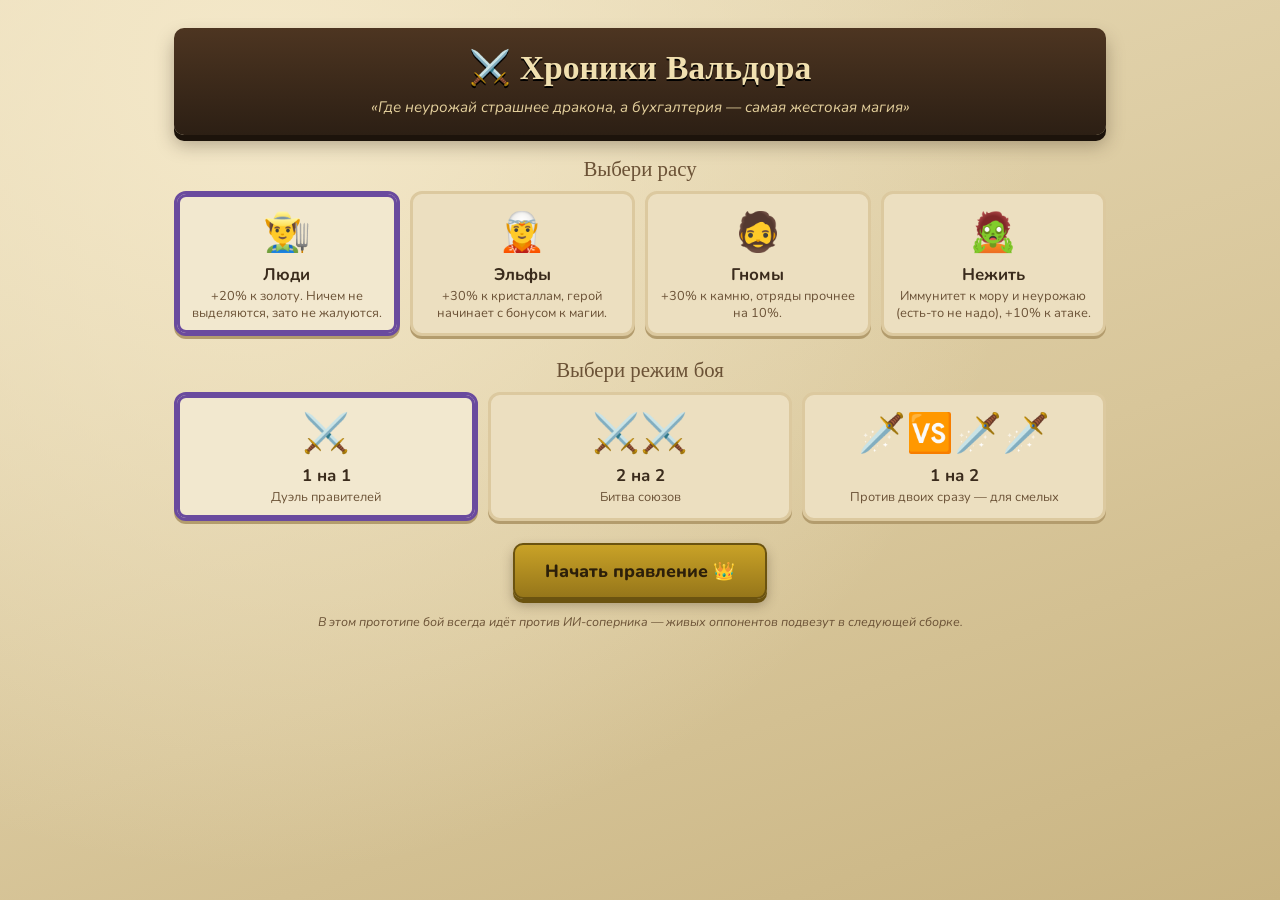
<file: valdor-prototype(3).html>
<!DOCTYPE html>
<html lang="ru">
<head>
<meta charset="UTF-8">
<title>Хроники Вальдора</title>
<meta name="viewport" content="width=device-width, initial-scale=1.0">
<link rel="preconnect" href="https://fonts.googleapis.com">
<link href="https://fonts.googleapis.com/css2?family=Cinzel+Decorative:wght@700;900&family=Nunito:wght@400;600;700;800&family=IM+Fell+English+SC&display=swap" rel="stylesheet">
<style>
  :root{
    --parchment: #ecdfc0;
    --parchment-dark: #dcc99f;
    --ink: #3a2b1c;
    --ink-soft: #6b5236;
    --gold: #b8871f;
    --wood: #6b8f4e;
    --stone: #7c7368;
    --crystal: #2fa8a3;
    --royal: #6a4a9e;
    --danger: #a13d2c;
    --success: #3f7a3a;
    --shadow: rgba(58,43,28,.35);
  }
  *{box-sizing:border-box;}
  body{
    margin:0; font-family:'Nunito',sans-serif; background:
      radial-gradient(circle at 20% 10%, #f4e8c9 0%, transparent 60%),
      linear-gradient(160deg,#e9dcb9,#d8c69a 60%, #c9b482);
    color:var(--ink); min-height:100vh;
  }
  h1,h2,h3,.display{ font-family:'Cinzel Decorative', serif; }
  .label{ font-family:'IM Fell English SC', serif; letter-spacing:.03em; }
  button{ font-family:'Nunito',sans-serif; cursor:pointer; border:none; }
  .screen{ display:none; padding:14px; max-width:960px; margin:0 auto; }
  .screen.active{ display:block; }

  /* ---------- MENU ---------- */
  #screen-menu{ text-align:center; padding-top:28px;}
  .title-banner{
    background:linear-gradient(180deg,#4d3521,#2c1f14);
    color:#f1e0b0; padding:18px 12px; border-radius:10px;
    box-shadow:0 6px 0 #1c130b, 0 10px 18px var(--shadow);
    margin-bottom:6px;
  }
  .title-banner h1{ margin:0; font-size:2.1em; text-shadow:0 2px 0 #000;}
  .title-banner p{ margin:6px 0 0; font-size:.95em; color:#e3cf9c; font-style:italic;}
  .section-title{ font-family:'IM Fell English SC',serif; font-size:1.3em; margin:22px 0 10px; color:var(--ink-soft);}
  .race-grid, .mode-grid{ display:grid; grid-template-columns:repeat(auto-fit,minmax(150px,1fr)); gap:10px; }
  .pick-card{
    background:var(--parchment); border:3px solid var(--parchment-dark); border-radius:12px;
    padding:12px 8px; transition:.15s; box-shadow:0 3px 0 #b39c6d;
  }
  .pick-card:hover{ transform:translateY(-2px); }
  .pick-card.selected{ border-color:var(--royal); box-shadow:0 0 0 3px var(--royal) inset, 0 3px 0 #b39c6d; background:#f2e8cf;}
  .pick-card .emoji{ font-size:2.4em; }
  .pick-card b{ display:block; margin:4px 0 2px; font-size:1.05em;}
  .pick-card small{ display:block; color:var(--ink-soft); line-height:1.3; font-size:.8em;}
  .big-btn{
    background:linear-gradient(180deg,#c9a227,#96761a); color:#2c1f0a; font-weight:800;
    padding:14px 30px; border-radius:10px; font-size:1.1em; margin-top:22px;
    box-shadow:0 4px 0 #6b5310, 0 6px 12px var(--shadow); border:2px solid #6b5310;
  }
  .big-btn:active{ transform:translateY(3px); box-shadow:0 1px 0 #6b5310;}
  .disclaimer{ margin-top:14px; font-size:.78em; color:var(--ink-soft); font-style:italic; }

  /* ---------- TOPBAR ---------- */
  .topbar{
    display:flex; flex-wrap:wrap; gap:8px; align-items:center; justify-content:space-between;
    background:#2c1f14; color:#f1e0b0; padding:8px 12px; border-radius:10px; margin-bottom:12px;
    box-shadow:0 4px 10px var(--shadow);
  }
  .res-pill{ display:flex; gap:10px; flex-wrap:wrap;}
  .res{ display:flex; align-items:center; gap:4px; background:#3d2c1c; padding:3px 9px; border-radius:20px; font-weight:700; font-size:.9em;}
  .day-pill{ background:#4a3520; padding:4px 12px; border-radius:20px; font-weight:800; font-family:'Cinzel Decorative',serif; font-size:.85em;}
  .topbar .actions{ display:flex; gap:6px; flex-wrap:wrap; }
  .mini-btn{ background:#7c5c2e; color:#fff2d1; padding:6px 10px; border-radius:8px; font-weight:700; font-size:.82em; box-shadow:0 2px 0 #4a3418;}
  .mini-btn:active{ transform:translateY(2px); box-shadow:none; }

  /* ---------- VILLAGE ---------- */
  .village-layout{ display:grid; grid-template-columns:1.3fr 1fr; gap:14px; }
  @media(max-width:760px){ .village-layout{ grid-template-columns:1fr; } }
  .panel{ background:var(--parchment); border:3px solid var(--parchment-dark); border-radius:12px; padding:10px; box-shadow:0 3px 8px var(--shadow); margin-bottom:12px;}
  .panel h3{ margin:2px 0 8px; font-size:1.05em; color:var(--ink-soft); border-bottom:2px dashed var(--parchment-dark); padding-bottom:6px;}
  .map-grid{ display:grid; grid-template-columns:repeat(3,1fr); gap:8px; }
  .tile{
    background:#f4ecd4; border:2px solid #c7ae7d; border-radius:10px; padding:8px; text-align:center;
    display:flex; flex-direction:column; align-items:center; gap:2px;
  }
  .tile .ico{ font-size:1.7em; }
  .tile b{ font-size:.85em; }
  .tile .lvl{ font-size:.72em; color:var(--ink-soft); }
  .tile button{ margin-top:4px; background:var(--royal); color:#fff; border-radius:6px; padding:4px 8px; font-size:.72em; font-weight:700; }
  .tile button:disabled{ background:#9a8b7a; cursor:not-allowed; }

  .hero-card{ display:flex; gap:10px; align-items:center; }
  .hero-emoji{ font-size:3em; }
  .xpbar{ background:#d8c69a; border-radius:6px; height:8px; overflow:hidden; margin-top:4px;}
  .xpbar div{ background:var(--royal); height:100%; }
  .stat-row{ display:flex; justify-content:space-between; font-size:.85em; margin-top:2px;}

  .unit-row{ display:flex; align-items:center; gap:8px; padding:6px 4px; border-bottom:1px dashed var(--parchment-dark); font-size:.85em; }
  .unit-row:last-child{ border-bottom:none; }
  .unit-ico{ font-size:1.5em; width:30px; text-align:center;}
  .unit-info{ flex:1; }
  .unit-info b{ display:block; }
  .unit-info span{ color:var(--ink-soft); font-size:.85em; }
  .recruit-btn{ background:var(--success); color:#fff; border-radius:6px; padding:5px 8px; font-size:.75em; font-weight:700; white-space:nowrap;}
  .recruit-btn:disabled{ background:#9a8b7a; cursor:not-allowed; }

  /* ---------- TROOP OVERVIEW GRID (6 tiers at a glance) ---------- */
  .troop-grid{ display:grid; grid-template-columns:repeat(3,1fr); gap:8px; }
  @media(min-width:480px){ .troop-grid{ grid-template-columns:repeat(6,1fr); } }
  .troop-cell{ background:#f4ecd4; border:2px solid #c7ae7d; border-radius:10px; padding:6px 4px; text-align:center; display:flex; flex-direction:column; align-items:center; gap:2px; }
  .troop-cell.locked{ opacity:.5; }
  .troop-cell-ico{ font-size:1.4em; }
  .troop-cell-name{ font-size:.68em; color:var(--ink-soft); font-weight:700; }
  .troop-cell-counts{ display:flex; gap:6px; font-size:.72em; font-weight:800; }
  .tc-garrison{ color:var(--royal); }
  .tc-army{ color:var(--danger); }

  /* ---------- GARRISON / ARMY TAB SWITCH (shares one panel to save space) ---------- */
  .tab-switch{ display:flex; gap:6px; margin-bottom:8px; }
  .tab-btn{ flex:1; background:#d8c69a; color:var(--ink); padding:7px 8px; border-radius:8px; font-weight:700; font-size:.82em; }
  .tab-btn.active{ background:var(--royal); color:#fff; }

  /* ---------- MARKET (buy on top, sell below — stacked to avoid horizontal scrolling on mobile) ---------- */
  .market-card{ border:2px solid var(--parchment-dark); border-radius:10px; padding:8px; margin-bottom:10px; background:#f4ecd4; }
  .market-card:last-child{ margin-bottom:0; }
  .market-card-head{ display:flex; align-items:center; gap:8px; margin-bottom:6px; }
  .market-card-head .unit-ico{ flex-shrink:0; }
  .market-card-head .unit-info{ min-width:0; }
  .market-section-label{ font-size:.72em; font-weight:800; color:var(--ink-soft); text-transform:uppercase; letter-spacing:.03em; margin:6px 0 3px; }
  .market-actions{ display:grid; grid-template-columns:1fr 1fr; gap:6px; }
  .market-actions .recruit-btn{ white-space:normal; width:100%; line-height:1.25; padding:6px 6px; }

  .log-box{ max-height:130px; overflow-y:auto; font-size:.82em; }
  .log-box p{ margin:3px 0; padding:3px 6px; border-radius:6px; background:#f4ecd4; }
  .log-box p.event{ background:#f0dcc0; border-left:3px solid var(--gold); }
  .log-box p.combat{ background:#e6d5c0; border-left:3px solid var(--danger); }

  /* ---------- BATTLE ---------- */
  .battlefield{ display:grid; grid-template-columns:1fr auto 1fr; gap:10px; align-items:start; }
  .side{ display:flex; flex-direction:column; gap:6px; }
  .side.enemy{ align-items:flex-end; }
  .unit-chip{
    background:var(--parchment); border:2px solid var(--parchment-dark); border-radius:8px; padding:6px 8px;
    display:flex; gap:6px; align-items:center; min-width:150px; font-size:.82em;
  }
  .side.enemy .unit-chip{ flex-direction:row-reverse; }
  .vs-mark{ font-family:'Cinzel Decorative',serif; font-size:1.6em; align-self:center; color:var(--danger); }
  .battle-log{ background:#2c1f14; color:#f1e0b0; border-radius:10px; padding:10px; margin-top:12px; max-height:220px; overflow-y:auto; font-size:.85em;}
  .battle-log p{ margin:3px 0; }
  #battle-continue-btn{ display:none; margin-top:10px; }

  /* ---------- TACTICAL BATTLEFIELD ---------- */
  .bf-wrap{ position:relative; width:100%; aspect-ratio:8/6; border-radius:10px; overflow:hidden; background:#3f7a3a; box-shadow:0 2px 8px var(--shadow) inset; }
  .bf-grid{ display:grid; width:100%; height:100%; gap:2px; }
  .bf-cell{ position:relative; background:#5a9a4a; display:flex; align-items:center; justify-content:center; }
  .bf-cell.bf-obstacle{ background:#6b5236; font-size:1.3em; }
  .bf-cell.bf-reachable{ background:#8fd07a; cursor:pointer; }
  .bf-stack{ position:relative; width:80%; height:80%; border-radius:8px; display:flex; align-items:center; justify-content:center; font-size:1.25em; cursor:pointer; box-shadow:0 2px 4px rgba(0,0,0,.4); }
  .bf-stack.bf-player{ background:#2e5fae; border:2px solid #163a73; }
  .bf-stack.bf-enemy{ background:#a13d2c; border:2px solid #6b2318; }
  .bf-stack.bf-selected{ outline:3px solid #f0c419; }
  .bf-stack.bf-attackable{ outline:3px solid #ff5252; animation:bf-pulse 1s infinite; }
  .bf-stack.bf-magic-target{ outline:3px solid #b98af0; animation:bf-pulse 1s infinite; }
  .bf-stack.bf-acted-mark{ opacity:.55; }
  .bf-count{ position:absolute; bottom:-5px; right:-5px; background:#fff; color:#111; font-size:.6em; font-weight:800; border-radius:8px; padding:1px 4px; box-shadow:0 1px 2px rgba(0,0,0,.4); }
  .bf-acted{ position:absolute; top:-5px; left:-5px; background:#222; color:#fff; font-size:.55em; border-radius:8px; padding:0 3px; }
  @keyframes bf-pulse{ 0%,100%{ box-shadow:0 0 0 rgba(255,82,82,.5);} 50%{ box-shadow:0 0 9px rgba(255,82,82,.95);} }
  .bf-ranged-mark{ position:absolute; top:-5px; right:-5px; font-size:.6em; }

  /* ---------- SPELL MENU ---------- */
  .spell-menu{ display:none; flex-wrap:wrap; gap:8px; margin:10px 0; align-items:stretch; }
  .spell-card{
    background:var(--parchment); border:2px solid var(--parchment-dark); border-radius:10px; padding:8px 10px;
    min-width:120px; flex:1 1 130px; cursor:pointer; text-align:center; box-shadow:0 2px 0 #b39c6d;
  }
  .spell-card:hover{ transform:translateY(-1px); }
  .spell-card.disabled{ opacity:.45; cursor:not-allowed; }
  .spell-card .spell-ico{ font-size:1.6em; }
  .spell-card b{ display:block; font-size:.85em; margin:2px 0; }
  .spell-card span{ font-size:.78em; color:var(--royal); font-weight:800; }
  .spell-card small{ display:block; font-size:.68em; color:var(--ink-soft); margin-top:2px; line-height:1.25; }

  .fx-fireball{ animation:fx-fire .6s ease; }
  .fx-chain{ animation:fx-chain .6s ease; }
  .fx-heal{ animation:fx-heal .6s ease; }
  @keyframes fx-fire{ 0%{ filter:brightness(1);} 30%{ filter:brightness(2.1) drop-shadow(0 0 10px #ff8a2b);} 100%{ filter:brightness(1);} }
  @keyframes fx-chain{ 0%{ filter:brightness(1);} 30%{ filter:brightness(2.1) drop-shadow(0 0 10px #9be7ff);} 100%{ filter:brightness(1);} }
  @keyframes fx-heal{ 0%{ filter:brightness(1);} 30%{ filter:brightness(1.7) drop-shadow(0 0 10px #7CFC00);} 100%{ filter:brightness(1);} }

  /* ---------- BATTLE RESULT MODAL ---------- */
  .result-modal{ text-align:center; }
  .loot-row{ display:flex; flex-wrap:wrap; gap:6px; justify-content:center; margin:12px 0 4px; }
  .loot-chip{ background:#f0dcc0; border:2px solid var(--parchment-dark); border-radius:20px; padding:4px 12px; font-weight:800; font-size:.9em; }
  .loot-chip.loot-bad{ background:#e8c9be; border-color:#c99c8c; color:var(--danger); }

  /* ---------- MARKET ---------- */
  .market-note{ font-size:.78em; color:var(--ink-soft); margin:0 0 6px; }

  /* ---------- WORLD MAP ---------- */
  .worldmap-hint{ font-size:.82em; color:var(--ink-soft); margin:0 0 8px; }
  .worldmap-msg{ min-height:1.4em; font-size:.85em; color:var(--danger); font-weight:700; margin-bottom:6px; }
  .worldmap-wrap{ position:relative; width:100%; border-radius:10px; overflow:hidden; box-shadow:0 2px 8px var(--shadow) inset; }
  .worldmap-grid{ display:grid; width:100%; height:100%; gap:2px; background:#4a6b3a; }
  .wtile{ position:relative; display:flex; align-items:center; justify-content:center; font-size:1.3em; user-select:none; }
  .wtile.t-grass{ background:#bcd98f; cursor:pointer; }
  .wtile.t-forest{ background:#6b8f4e; cursor:pointer; }
  .wtile.t-mountain{ background:#93897a; cursor:not-allowed; }
  .wtile.t-water{ background:#6fa8b8; cursor:not-allowed; }
  .wtile.t-home{ background:#e8cf8a; cursor:pointer; }
  .wtile:hover:not(.t-mountain):not(.t-water){ filter:brightness(1.12); }
  .camp-badge{ position:absolute; bottom:1px; right:1px; font-size:.5em; background:#2c1f14; color:#f1e0b0; padding:0 3px; border-radius:5px; line-height:1.4; }
  .hero-token{ position:absolute; font-size:1.7em; transform:translate(-50%,-65%); transition:left .25s linear, top .25s linear; pointer-events:none; z-index:6; filter:drop-shadow(0 2px 2px rgba(0,0,0,.5)); }
  .party-token{ position:absolute; display:flex; gap:1px; font-size:.68em; transform:translate(-50%, 20%); transition:left .25s linear, top .25s linear; pointer-events:none; z-index:5; }
  .party-token span{ background:rgba(44,31,20,.75); color:#f1e0b0; border-radius:5px; padding:0 3px; }
  .legend{ font-size:.78em; color:var(--ink-soft); margin-top:8px; }

  /* ---------- MODAL ---------- */
  .modal-bg{ display:none; position:fixed; inset:0; background:rgba(20,14,8,.6); align-items:center; justify-content:center; z-index:50; padding:14px;}
  .modal-bg.active{ display:flex; }
  .modal{ background:var(--parchment); border:3px solid var(--parchment-dark); border-radius:14px; padding:18px; max-width:480px; width:100%; max-height:82vh; overflow-y:auto; box-shadow:0 10px 30px var(--shadow); }
  .modal h2{ margin-top:0; }
  table.lb{ width:100%; border-collapse:collapse; font-size:.88em; }
  table.lb th, table.lb td{ padding:6px 8px; border-bottom:1px solid var(--parchment-dark); text-align:left; }
  table.lb tr.me{ background:#f0dcc0; font-weight:800; }
  .close-btn{ background:var(--danger); color:#fff; padding:8px 16px; border-radius:8px; font-weight:700; margin-top:12px;}
  .event-modal .emoji-big{ font-size:3em; text-align:center; display:block; }
</style>
</head>
<body>

<!-- ============ MAIN MENU ============ -->
<div class="screen active" id="screen-menu">
  <div class="title-banner">
    <h1>⚔️ Хроники Вальдора</h1>
    <p>«Где неурожай страшнее дракона, а бухгалтерия — самая жестокая магия»</p>
  </div>

  <div class="section-title">Выбери расу</div>
  <div class="race-grid" id="race-grid"></div>

  <div class="section-title">Выбери режим боя</div>
  <div class="mode-grid" id="mode-grid"></div>

  <button class="big-btn" onclick="startGame()">Начать правление 👑</button>
  <div class="disclaimer">В этом прототипе бой всегда идёт против ИИ-соперника — живых оппонентов подвезут в следующей сборке.</div>
</div>

<!-- ============ VILLAGE ============ -->
<div class="screen" id="screen-village">
  <div class="topbar">
    <div class="res-pill" id="res-pill"></div>
    <div class="day-pill" id="day-pill"></div>
    <div class="actions">
      <button class="mini-btn" onclick="openLeaderboard()">🏆 Лидеры</button>
      <button class="mini-btn" onclick="openWorldMap()">🗺️ Покинуть поселение</button>
      <button class="mini-btn" onclick="goToBattle()">⚔️ Быстрый бой</button>
      <button class="mini-btn" onclick="endTurn()">⏭️ Завершить ход</button>
    </div>
  </div>

  <div class="village-layout">
    <div>
      <div class="panel">
        <h3>🗺️ Поселение</h3>
        <div class="map-grid" id="map-grid"></div>
      </div>
      <div class="panel">
        <h3>🛡️ Отряды: сводка</h3>
        <div class="troop-grid" id="troop-grid"></div>
      </div>
      <div class="panel">
        <h3>📜 Хроника событий</h3>
        <div class="log-box" id="log-box"></div>
      </div>
    </div>
    <div>
      <div class="panel">
        <h3>🧙 Герой</h3>
        <div class="hero-card">
          <div class="hero-emoji" id="hero-emoji"></div>
          <div style="flex:1">
            <b id="hero-name"></b>
            <div class="stat-row"><span>Уровень</span><span id="hero-level"></span></div>
            <div class="xpbar"><div id="hero-xpbar" style="width:0%"></div></div>
            <div class="stat-row"><span>⚔️ Атака</span><span id="hero-atk"></span></div>
            <div class="stat-row"><span>🛡️ Защита</span><span id="hero-def"></span></div>
            <div class="stat-row"><span>✨ Сила магии</span><span id="hero-sp"></span></div>
            <div class="stat-row"><span>💠 Мана</span><span id="hero-mana"></span></div>
          </div>
        </div>
      </div>
      <div class="panel">
        <h3>🏰 Отряды (найм идёт в гарнизон)</h3>
        <div class="tab-switch">
          <button class="tab-btn" id="tab-btn-garrison" onclick="setGarrisonTab('garrison')">🏰 Гарнизон</button>
          <button class="tab-btn" id="tab-btn-army" onclick="setGarrisonTab('army')">⚔️ В походе</button>
        </div>
        <p class="market-note" id="garrison-tab-hint"></p>
        <div id="garrison-list"></div>
        <div id="army-list"></div>
      </div>
    </div>
      </div>
    </div>
  </div>
</div>

<!-- ============ WORLD MAP ============ -->
<div class="screen" id="screen-worldmap">
  <div class="topbar">
    <div class="res-pill" id="res-pill-world"></div>
    <div class="day-pill" id="day-pill-world"></div>
    <div class="actions">
      <button class="mini-btn" onclick="endTurn()">⏭️ Завершить ход</button>
      <button class="mini-btn" onclick="showScreen('screen-village'); renderVillage();">🏰 В замок</button>
    </div>
  </div>
  <div class="panel">
    <p class="worldmap-hint">Кликни левой кнопкой мыши по клетке — герой со свитой поскачет туда. Наступишь на вражеский лагерь — начнётся бой.</p>
    <p class="worldmap-msg" id="worldmap-msg"></p>
    <div class="worldmap-wrap">
      <div class="worldmap-grid" id="worldmap-grid"></div>
      <div class="hero-token" id="hero-token">🤺</div>
      <div class="party-token" id="party-token"></div>
    </div>
    <div class="legend">🏰 Замок&nbsp; • &nbsp;⛰️🌊 Непроходимо&nbsp; • &nbsp;🌲 Лес&nbsp; • &nbsp;💀🧔🧝 Вражеские лагеря (цифра — размер отряда)</div>
  </div>
</div>

<!-- ============ BATTLE ============ -->
<div class="screen" id="screen-battle">
  <div class="topbar">
    <div class="day-pill" id="battle-title">⚔️ Битва</div>
    <div class="actions">
      <button class="mini-btn" onclick="toggleMagic()">📖 Магия</button>
      <button class="mini-btn" onclick="skipSelected()">⏭ Пропустить отряд</button>
      <button class="mini-btn" onclick="endPlayerPhaseBtn()">🏳 Закончить ход</button>
      <button class="mini-btn" onclick="retreatBattle()">↩️ Отступить</button>
    </div>
  </div>
  <div class="panel">
    <p class="worldmap-hint" id="battle-phase-label"></p>
    <p class="worldmap-msg" id="battle-msg"></p>
    <div class="spell-menu" id="battle-magic-panel"></div>
    <div class="bf-wrap" id="battlefield-wrap"></div>
    <div class="legend">🔵 Ваши отряды • 🔴 Враг • 🪨 Препятствие • 🏹 стрелки бьют издалека, не приближаясь</div>
    <div class="battle-log" id="battle-log"></div>
  </div>
</div>

<!-- ============ MODALS ============ -->
<div class="modal-bg" id="modal-leaderboard">
  <div class="modal">
    <h2>🏆 Таблица лидеров Вальдора</h2>
    <table class="lb">
      <thead><tr><th>#</th><th>Правитель</th><th>Раса</th><th>Очки</th></tr></thead>
      <tbody id="lb-body"></tbody>
    </table>
    <button class="close-btn" onclick="closeModal('modal-leaderboard')">Закрыть свиток</button>
  </div>
</div>

<div class="modal-bg" id="modal-event">
  <div class="modal event-modal">
    <span class="emoji-big" id="event-emoji">📯</span>
    <h2 id="event-title" style="text-align:center;"></h2>
    <p id="event-text" style="text-align:center;"></p>
    <div style="text-align:center;"><button class="close-btn" id="event-close-btn" onclick="handleEventModalClose()">Принять судьбу</button></div>
  </div>
</div>

<div class="modal-bg" id="modal-battle-result">
  <div class="modal result-modal">
    <span class="emoji-big" id="result-emoji">🎉</span>
    <h2 id="result-title" style="text-align:center;"></h2>
    <p id="result-subtitle" style="text-align:center;"></p>
    <div class="loot-grid" id="result-loot"></div>
    <div style="text-align:center;"><button class="big-btn" onclick="closeBattleResultAndContinue()">Продолжить путь →</button></div>
  </div>
</div>

<div class="modal-bg" id="modal-market">
  <div class="modal">
    <h2>🏪 Рынок</h2>
    <p class="market-note">Продавайте излишки или докупайте недостающее — курс каждый день немного гуляет.</p>
    <div id="market-list"></div>
    <button class="close-btn" onclick="closeModal('modal-market')">Закрыть лавку</button>
  </div>
</div>


<script>
/* ===================== DATA ===================== */
const RACES = [
  {id:'humans', name:'Люди', emoji:'👨‍🌾', bonus:'+20% к золоту. Ничем не выделяются, зато не жалуются.', mod:{gold:1.2,wood:1,stone:1,crystal:1}, heroEmoji:'🤺'},
  {id:'elves', name:'Эльфы', emoji:'🧝', bonus:'+30% к кристаллам, герой начинает с бонусом к магии.', mod:{gold:1,wood:1,stone:1,crystal:1.3}, heroEmoji:'🧙‍♀️', spBonus:3},
  {id:'dwarves', name:'Гномы', emoji:'🧔', bonus:'+30% к камню, отряды прочнее на 10%.', mod:{gold:1,wood:1,stone:1.3,crystal:1}, heroEmoji:'🪓', defBonus:0.1},
  {id:'undead', name:'Нежить', emoji:'🧟', bonus:'Иммунитет к мору и неурожаю (есть-то не надо), +10% к атаке.', mod:{gold:1,wood:1,stone:1,crystal:1}, heroEmoji:'💀', atkBonus:0.1, immuneBadEvents:true},
];
const MODES = [
  {id:'1x1', name:'1 на 1', desc:'Дуэль правителей'},
  {id:'2x2', name:'2 на 2', desc:'Битва союзов'},
  {id:'1x2', name:'1 на 2', desc:'Против двоих сразу — для смелых'},
];
// Single source of truth per unit: name, icon and whether it fights at range.
// Ranged = archers, throwers (axes/spears), crossbowmen, and spellcasting "mage" units.
// Everyone else (militia, knights, guards, riders, blademasters, undead brutes...) is melee.
const UNIT_DATA = {
  humans: [
    {name:'Ополченец', icon:'🧑‍🌾', ranged:false},
    {name:'Копейщик', icon:'🔱', ranged:false},
    {name:'Лучник', icon:'🏹', ranged:true},
    {name:'Рыцарь', icon:'🛡️', ranged:false},
    {name:'Паладин', icon:'⚜️', ranged:false},
    {name:'Королевский гвардеец', icon:'👑', ranged:false},
  ],
  elves: [
    {name:'Лесной разведчик', icon:'🍃', ranged:false},
    {name:'Стрелок', icon:'🏹', ranged:true},
    {name:'Друид', icon:'🌿', ranged:true},
    {name:'Всадник на олене', icon:'🦌', ranged:false},
    {name:'Мастер клинка', icon:'🗡️', ranged:false},
    {name:'Архимаг рощи', icon:'🧙', ranged:true},
  ],
  dwarves: [
    {name:'Щитоносец', icon:'🛡️', ranged:false},
    {name:'Метатель топоров', icon:'🪓', ranged:true},
    {name:'Молотобоец', icon:'🔨', ranged:false},
    {name:'Арбалетчик', icon:'🎯', ranged:true},
    {name:'Рунный страж', icon:'🔰', ranged:false},
    {name:'Повелитель кузни', icon:'👑', ranged:false},
  ],
  undead: [
    {name:'Скелет', icon:'💀', ranged:false},
    {name:'Зомби', icon:'🧟', ranged:false},
    {name:'Костяной лучник', icon:'🏹', ranged:true},
    {name:'Призрак', icon:'👻', ranged:false},
    {name:'Костяной рыцарь', icon:'🛡️', ranged:false},
    {name:'Личность-лич', icon:'🧙', ranged:true},
  ],
};
function unitInfo(raceId, tier){ return (UNIT_DATA[raceId]||UNIT_DATA.humans)[tier-1]; }
const RANGED_FULL_RANGE = 3; // full damage within this many cells; half damage beyond

/* ---- Global (overworld) map ---- */
// . grass  f forest  m mountain  w water  H home/castle  1/2/3 enemy camps
// NOTE: bigger than a single settlement's turf on purpose — this is the seed of the
// eventual shared world map (other players' castles/armies will live here later).
const WORLD_TEMPLATE = [
  "....m..f...",
  ".H....f..1.",
  "...m.f.....",
  "f.....m..f.",
  ".w..m.....f",
  "..2.....3..",
  "f..f.m.....",
];
const WORLD_COLS = WORLD_TEMPLATE[0].length;
const WORLD_ROWS = WORLD_TEMPLATE.length;
const CAMP_DEFS = {
  '1': {race:'dwarves', label:'Лагерь гномов-контрабандистов', armyTiers:[{tier:2,count:4},{tier:1,count:3}]},
  '2': {race:'undead',  label:'Логово нежити', armyTiers:[{tier:1,count:6},{tier:2,count:2}]},
  '3': {race:'elves',   label:'Эльфийский дозор', armyTiers:[{tier:3,count:3},{tier:4,count:2},{tier:2,count:2}]},
};
const RESOURCE_PICKUP_COUNT = 10;

/* ---- Tunable knobs, grouped so future features don't need to hunt through the file ---- */
const CONFIG = {
  MANA_REGEN_PER_DAY: 4,      // gradual regen while out adventuring
  WEEKLY_TICK_DAYS: 7,        // army reinforcements, camp respawns, resource refresh cadence
  MARKET: {
    baseRates: { wood:0.7, stone:0.7, crystal:9 },
    minMult: 0.65, maxMult: 1.5, driftPerDay: 0.10, // floating price random-walk bounds
    buyMarkup: 1.4, // buying costs current rate × this markup (merchant's cut)
  },
  WAREHOUSE: {
    baseCap: 300,   // storage cap per resource (wood/stone/crystal) at warehouse level 1
    perLevel: 150,  // extra cap per warehouse level above 1
  },
  BARRACKS: {
    // barracks level required to unlock recruiting each higher tier (tiers 1-3 are always open)
    unlockLevel: { 4:2, 5:3, 6:5 },
    capPerLevel: 4, // extra unit cap (on top of townhall's base cap) per barracks level, for tiers 4-6 only
  },
  WALLS: {
    garrisonDefPerLevel: 3, // extra defense granted to garrisoned troops per walls level (siege groundwork)
  },
};

/* ---- Random resource pickups & ambushes ---- */
const AMBUSH_DEFS = {
  gold:   {name:'Скелет-старик', icon:'💀', flavor:'Пока вы наклонились за монетами, из-под куста с диким скрежетом выскочил разъярённый скелет-старик — видимо, тоже претендовал на золото.'},
  wood:   {name:'Стая волков', icon:'🐺', flavor:'Вы потянулись за поленьями, но из чащи выскочила голодная стая волков — дровами тут явно не откупиться.'},
  stone:  {name:'Каменный голем', icon:'🪨', flavor:'Булыжник оказался частью голема, который очень обиделся на попытку его присвоить.'},
  crystal:{name:'Кристальный дух', icon:'👻', flavor:'Кристалл засветился, и из него соткался обиженный дух — сокровище явно было под охраной.'},
};
const LOOT_JOKES = {
  gold:['Монеты подозрительно тёплые — видимо, лежали тут со времён последнего восстания.','Никто не пострадал. Пока.'],
  wood:['Дрова сухие — можно топить всю зиму.','Кора отвалилась и упала прямо в сапог герою.'],
  stone:['Булыжник увесистый — герой сразу поверил в его ценность.','Обычный камень. Но тяжёлый и полезный.'],
  crystal:['Кристалл гудит и слегка вибрирует. Наверное, это нормально.','Маги Башни будут рады такому трофею.'],
};

/* ===================== STATE ===================== */
let state = null;

function newGame(raceId, modeId){
  const race = RACES.find(r=>r.id===raceId);
  const baseMana = 10 + (race.spBonus||0)*2;
  return {
    race, mode: modeId, day: 1,
    res: {gold:150, wood:100, stone:100, crystal:20},
    buildings: [
      {key:'townhall', name:'Ратуша', ico:'🏰', level:1, produces:null},
      {key:'farm', name:'Ферма (дерево)', ico:'🌾', level:1, produces:'wood', base:8},
      {key:'mine', name:'Золотая жила', ico:'💰', level:1, produces:'gold', base:12},
      {key:'quarry', name:'Каменоломня', ico:'⛏️', level:1, produces:'stone', base:8},
      {key:'crystalcave', name:'Кристальная пещера', ico:'💎', level:1, produces:'crystal', base:3},
      {key:'tower', name:'Башня мага', ico:'🔮', level:1, produces:null},
      {key:'barracks', name:'Казармы', ico:'⚔️', level:1, produces:null},
      {key:'warehouse', name:'Склад', ico:'📦', level:1, produces:null},
      {key:'walls', name:'Стены', ico:'🧱', level:1, produces:null},
      {key:'market', name:'Рынок', ico:'🏪', level:0, produces:null},
    ],
    hero: {
      level:1, xp:0, xpNeeded:40,
      atk: 5 + (race.atkBonus? Math.round(5*race.atkBonus):0),
      def: 5 + (race.defBonus? Math.round(5*race.defBonus):0),
      sp: 5 + (race.spBonus||0),
      mana: baseMana, maxManaBase: baseMana,
    },
    // troops recruited go to the garrison first; the player deploys some to the marching army before heading out
    army: [0,1,2,3,4,5].map(t=>({tier:t+1, count: t===0?3:0})),
    garrison: [0,1,2,3,4,5].map(t=>({tier:t+1, count: t===0?3:0})),
    log: [],
    leaderboard: seedLeaderboard(raceId),
    worldMap: WORLD_TEMPLATE.slice(),
    heroPos: findCharPos(WORLD_TEMPLATE, 'H'),
    movePoints: 5,
    maxMovePoints: 5,
    moveAnimating: false,
    camps: findAllCharPositions(WORLD_TEMPLATE).map(c=>({
      id:c.ch, x:c.x, y:c.y, defeated:false, def: CAMP_DEFS[c.ch]
    })),
    resourcePickups: generateResourcePickups(WORLD_TEMPLATE, findCharPos(WORLD_TEMPLATE,'H')),
    marketRates: Object.assign({}, CONFIG.MARKET.baseRates),
  };
}

function generateResourcePickups(template, home){
  const spots = [];
  for(let y=0;y<template.length;y++){
    for(let x=0;x<template[y].length;x++){
      const ch = template[y][x];
      if((ch==='.'||ch==='f') && !(x===home.x && y===home.y)) spots.push({x,y});
    }
  }
  for(let i=spots.length-1;i>0;i--){ const j=Math.floor(Math.random()*(i+1)); [spots[i],spots[j]]=[spots[j],spots[i]]; }
  const types = ['gold','wood','stone','crystal'];
  return spots.slice(0,RESOURCE_PICKUP_COUNT).map((s,i)=>({
    id:'res'+i, x:s.x, y:s.y, type: types[Math.floor(Math.random()*types.length)],
    amount: 15+Math.floor(Math.random()*35), collected:false,
  }));
}

function findCharPos(template, ch){
  for(let y=0;y<template.length;y++){
    const x = template[y].indexOf(ch);
    if(x!==-1) return {x,y};
  }
  return {x:0,y:0};
}
function findAllCharPositions(template){
  const out = [];
  for(let y=0;y<template.length;y++){
    for(let x=0;x<template[y].length;x++){
      const ch = template[y][x];
      if(CAMP_DEFS[ch]) out.push({x,y,ch});
    }
  }
  return out;
}

function seedLeaderboard(myRaceId){
  const names = ['Барон Освальд','Леди Миррин','Ярл Хротгар','Некромант Зейлус','Тень Аскара','Капитан Верна','Старейшина Тавиэль','Кузнец Гром'];
  const races = ['humans','elves','dwarves','undead'];
  return names.map((n,i)=>({name:n, race: races[i%4], score: 180 + Math.floor(Math.random()*220)}));
}

/* ===================== NAV / MENU ===================== */
let pickedRace = 'humans', pickedMode = '1x1';

function renderMenu(){
  const rg = document.getElementById('race-grid');
  rg.innerHTML = RACES.map(r=>`
    <div class="pick-card ${r.id===pickedRace?'selected':''}" onclick="pickRace('${r.id}')">
      <div class="emoji">${r.emoji}</div>
      <b>${r.name}</b>
      <small>${r.bonus}</small>
    </div>`).join('');
  const mg = document.getElementById('mode-grid');
  mg.innerHTML = MODES.map(m=>`
    <div class="pick-card ${m.id===pickedMode?'selected':''}" onclick="pickMode('${m.id}')">
      <div class="emoji">${m.id==='1x1'?'⚔️':m.id==='2x2'?'⚔️⚔️':'🗡️🆚🗡️🗡️'}</div>
      <b>${m.name}</b>
      <small>${m.desc}</small>
    </div>`).join('');
}
function pickRace(id){ pickedRace=id; renderMenu(); }
function pickMode(id){ pickedMode=id; renderMenu(); }

function startGame(){
  state = newGame(pickedRace, pickedMode);
  garrisonTab = 'garrison';
  addLog(`Правление народа «${state.race.name}» началось. Да прибудет с вами казна!`, 'event');
  showScreen('screen-village');
  renderVillage();
}

function showScreen(id){
  document.querySelectorAll('.screen').forEach(s=>s.classList.remove('active'));
  document.getElementById(id).classList.add('active');
}

/* ===================== VILLAGE RENDER ===================== */
function renderVillage(){
  const rp = document.getElementById('res-pill');
  rp.innerHTML = `
    <div class="res">💰 ${Math.floor(state.res.gold)}</div>
    <div class="res">🌲 ${Math.floor(state.res.wood)}/${storageCap('wood')}</div>
    <div class="res">🪨 ${Math.floor(state.res.stone)}/${storageCap('stone')}</div>
    <div class="res">💎 ${Math.floor(state.res.crystal)}/${storageCap('crystal')}</div>
  `;
  document.getElementById('day-pill').textContent = `📅 День ${state.day} (до пополнения: ${7 - ((state.day-1)%7)})`;

  const mg = document.getElementById('map-grid');
  mg.innerHTML = state.buildings.map(b=>{
    const isUnbuilt = b.level===0;
    const upgradeCost = buildingUpgradeCost(b);
    const canAfford = (!isUnbuilt && b.level>=5) ? false : affordable(upgradeCost);
    const lvlLine = isUnbuilt ? 'Не построено' : (b.produces? 'Ур. '+b.level+' • +'+Math.round(b.base*b.level*raceMod(b.produces)) : 'Ур. '+b.level);
    const upgradeBtn = (!isUnbuilt && b.level>=5)
      ? '<span style="font-size:.7em;color:#6b5236;">MAX</span>'
      : `<button ${canAfford?'':'disabled'} onclick="upgradeBuilding('${b.key}')">${isUnbuilt?'🔨 Построить':'⬆'} ${Object.entries(upgradeCost).map(([k,v])=>v+iconOf(k)).join(' ')}</button>`;
    const marketBtn = (b.key==='market' && !isUnbuilt) ? `<button style="background:var(--royal);" onclick="openMarket()">🛒 Открыть рынок</button>` : '';
    return `<div class="tile" oncontextmenu="showBuildingInfo(event,'${b.key}')" title="ПКМ — что это здание даёт">
      <div class="ico">${b.ico}</div>
      <b>${b.name}</b>
      <div class="lvl">${lvlLine}</div>
      ${upgradeBtn}
      ${marketBtn}
    </div>`;
  }).join('');

  const hero = state.hero;
  document.getElementById('hero-emoji').textContent = state.race.heroEmoji;
  document.getElementById('hero-name').textContent = `Герой народа «${state.race.name}»`;
  document.getElementById('hero-level').textContent = `${hero.level} / 25`;
  document.getElementById('hero-xpbar').style.width = Math.min(100, Math.round(100*hero.xp/hero.xpNeeded))+'%';
  document.getElementById('hero-atk').textContent = hero.atk;
  document.getElementById('hero-def').textContent = hero.def;
  document.getElementById('hero-sp').textContent = hero.sp;
  document.getElementById('hero-mana').textContent = `${hero.mana}/${getMaxMana()}`;

  renderTroopOverview();
  renderGarrison();
  renderMarchingArmy();
  renderGarrisonTabs();

  const lb = document.getElementById('log-box');
  lb.innerHTML = state.log.slice(-25).reverse().map(l=>`<p class="${l.type}">${l.text}</p>`).join('');
  renderMarket();
}

function iconOf(k){ return {gold:'💰',wood:'🌲',stone:'🪨',crystal:'💎'}[k]; }
function raceMod(res){ return state.race.mod[res]||1; }
function affordable(cost){ return Object.entries(cost).every(([k,v])=> state.res[k] >= v); }
function pay(cost){ Object.entries(cost).forEach(([k,v])=> state.res[k]-=v); }

function buildingUpgradeCost(b){
  if(b.level===0){
    return {gold:50, wood:20, stone:20}; // one-time construction cost for buildings that start unbuilt (e.g. market)
  }
  const lvl = b.level;
  return {gold: 30*lvl, wood: b.produces==='wood'?0:12*lvl, stone: b.produces==='stone'?0:12*lvl};
}
function upgradeBuilding(key){
  const b = state.buildings.find(x=>x.key===key);
  const cost = buildingUpgradeCost(b);
  if(b.level>=5 || !affordable(cost)) return;
  const wasUnbuilt = b.level===0;
  pay(cost); b.level++;
  if(wasUnbuilt){ addLog(`«${b.name}» построен! Теперь доступен в поселении.`, 'event'); }
  else { addLog(`«${b.name}» отстроена до уровня ${b.level}. Каменщики довольны (в меру).`, 'event'); }
  renderVillage();
}

/* ---- Building descriptions (right-click / context menu on a building tile) ---- */
const BUILDING_INFO = {
  townhall: (b)=> `Сердце поселения — усиливает всё войско сразу. Сейчас: −${Math.round((1-unitCostMultiplier())*100)}% к цене найма, лимит найма ${unitCapPerTier(1)} бойцов на каждый уровень отряда 1–3 (казармы добавляют лимит для старших), +${townStatBonus()} к атаке и защите всех ваших отрядов в бою. Следующий уровень усилит все три бонуса разом.`,
  farm: (b)=> `Даёт дерево каждый ход — сейчас +${Math.round(b.base*b.level*raceMod('wood'))} за ход. Нужно для построек и найма войск.`,
  mine: (b)=> `Даёт золото каждый ход — сейчас +${Math.round(b.base*b.level*raceMod('gold'))} за ход. Основа казны: без золота не нанять бойцов и не отстроиться.`,
  quarry: (b)=> `Даёт камень каждый ход — сейчас +${Math.round(b.base*b.level*raceMod('stone'))} за ход. Нужен для построек и снаряжения тяжёлых отрядов.`,
  crystalcave: (b)=> `Даёт кристаллы каждый ход — сейчас +${Math.round(b.base*b.level*raceMod('crystal'))} за ход. Редкий ресурс для найма старших отрядов и рыночных сделок.`,
  tower: (b)=> `Усиливает магию героя — сейчас +${(b.level-1)*4} к максимуму маны (итого ${getMaxMana()}). Чем выше уровень, тем дольше герой колдует в походе, не забегая домой отдыхать.`,
  barracks: (b)=> {
    const lines = [4,5,6].map(t=>{
      const need = CONFIG.BARRACKS.unlockLevel[t];
      const status = barracksLevel()>=need ? `открыт, лимит ${unitCapPerTier(t)}` : `нужен уровень казарм ${need}`;
      return `Ур.${t} — ${status}`;
    }).join('; ');
    return `Открывает наём старших отрядов (4–6 уровня) и повышает для них лимит. ${lines}. Отряды 1–3 уровня казармы не касаются — за их лимит отвечает ратуша.`;
  },
  warehouse: (b)=> `Хранилище дерева, камня и кристаллов — сейчас лимит ${storageCap('wood')} на каждый из этих трёх ресурсов. Золото хранится в казне отдельно и лимита не имеет. Излишки сверх лимита пропадают, так что при активной добыче стоит достраивать склад заранее.`,
  walls: (b)=> `Крепостные стены — пока дают +${garrisonDefBonus()} к защите отрядам в гарнизоне (в походе бонус не действует). Задел на будущую механику осад: чем выше стены, тем труднее будет штурмовать поселение.`,
  market: (b)=> b.level===0 ? `Ещё не построен. Постройте рынок, чтобы открыть покупку и продажу ресурсов по плавающему курсу.` : `Открывает окно торговли: продажа излишков дерева, камня и кристаллов за золото, и обратная покупка при нужде. Курс каждый день немного гуляет — следите за трендом (📈/📉) перед крупной сделкой.`,
};
function showBuildingInfo(evt, key){
  evt.preventDefault();
  const b = state.buildings.find(x=>x.key===key);
  const text = (BUILDING_INFO[key] || (()=>'Пока просто красивое здание.'))(b);
  const titleSuffix = b.level===0 ? '— не построено' : `— уровень ${b.level}`;
  showEventModal2({icon:b.ico, title:`${b.name} ${titleSuffix}`, text, buttonLabel:'Понятно'});
}

/* ---- Town Hall & Mage Tower bonuses (shared by village UI and battle stacks) ---- */
function townHallLevel(){ const b = state.buildings.find(x=>x.key==='townhall'); return b ? b.level : 1; }
function mageTowerLevel(){ const b = state.buildings.find(x=>x.key==='tower'); return b ? b.level : 1; }
function unitCostMultiplier(){ return Math.max(0.7, 1 - 0.04*(townHallLevel()-1)); }
function unitCapPerTier(tier){
  const base = 8 + 4*(townHallLevel()-1);
  const barracksBonus = (tier>=4) ? CONFIG.BARRACKS.capPerLevel*(barracksLevel()-1) : 0;
  return base + barracksBonus;
}
function townStatBonus(){ return Math.floor((townHallLevel()-1)/2); }
function getMaxMana(){ return state.hero.maxManaBase + (mageTowerLevel()-1)*4; }

function barracksLevel(){ const b = state.buildings.find(x=>x.key==='barracks'); return b ? b.level : 1; }
function isTierUnlocked(tier){
  const need = CONFIG.BARRACKS.unlockLevel[tier];
  return !need || barracksLevel() >= need;
}

function warehouseLevel(){ const b = state.buildings.find(x=>x.key==='warehouse'); return b ? b.level : 1; }
function storageCap(type){
  if(type==='gold') return Infinity; // gold is kept in the treasury and never overflows
  return CONFIG.WAREHOUSE.baseCap + CONFIG.WAREHOUSE.perLevel*(warehouseLevel()-1);
}
// Adds `amount` of `type` to state.res, clamped to the warehouse cap. Returns the actual amount added
// (may be less than requested if the warehouse is full) so callers can warn about overflow if they care.
function addRes(type, amount){
  const before = state.res[type] || 0;
  if(amount <= 0){ state.res[type] = Math.max(0, before + amount); return amount; }
  const cap = storageCap(type);
  const after = Math.min(cap, before + amount);
  state.res[type] = after;
  return after - before;
}

function wallsLevel(){ const b = state.buildings.find(x=>x.key==='walls'); return b ? b.level : 1; }
function garrisonDefBonus(){ return CONFIG.WALLS.garrisonDefPerLevel*(wallsLevel()-1); }

function unitCost(tier){
  const mult = unitCostMultiplier();
  return {
    gold: Math.round(10*tier*tier*mult), wood: Math.round(4*tier*mult), stone: Math.round(4*tier*mult),
    crystal: tier>=5 ? Math.round(3*(tier-4)*mult) : 0,
  };
}
function raceUnitAtk(tier, raceObj){ return 3*tier + Math.round(3*tier*((raceObj&&raceObj.atkBonus)||0)); }
function raceUnitDef(tier, raceObj){ return 2*tier + Math.round(2*tier*((raceObj&&raceObj.defBonus)||0)); }
function unitAtk(tier){ return raceUnitAtk(tier, state.race) + townStatBonus(); }
function unitDef(tier){ return raceUnitDef(tier, state.race) + townStatBonus(); }
function unitDefGarrison(tier){ return unitDef(tier) + garrisonDefBonus(); } // walls only protect troops standing in garrison
function unitHp(tier){ return 10*tier; }
function resName(type){ return {gold:'золота', wood:'дерева', stone:'камня', crystal:'кристаллов'}[type]; }

function totalOwned(tier){
  const g = state.garrison.find(x=>x.tier===tier).count;
  const a = state.army.find(x=>x.tier===tier).count;
  return g+a;
}

function recruit(tier){
  const u = state.garrison.find(x=>x.tier===tier);
  const cost = unitCost(tier);
  if(!isTierUnlocked(tier)) return;
  if(totalOwned(tier) >= unitCapPerTier(tier)) return;
  if(!affordable(cost)) return;
  pay(cost); u.count++;
  addLog(`В гарнизон встал ещё один ${unitInfo(state.race.id,tier).name.toLowerCase()}. Кузница не спит.`, 'event');
  renderVillage();
}

function deployToField(tier){
  const g = state.garrison.find(x=>x.tier===tier);
  const a = state.army.find(x=>x.tier===tier);
  if(g.count<=0) return;
  a.count += g.count;
  addLog(`${unitInfo(state.race.id,tier).name} (x${g.count}) выступает из гарнизона в поход.`, 'event');
  g.count = 0;
  renderVillage();
}
function recallToGarrison(tier){
  const g = state.garrison.find(x=>x.tier===tier);
  const a = state.army.find(x=>x.tier===tier);
  if(a.count<=0) return;
  g.count += a.count;
  addLog(`${unitInfo(state.race.id,tier).name} (x${a.count}) возвращается в гарнизон поселения.`, 'event');
  a.count = 0;
  renderVillage();
}

function renderGarrison(){
  const gl = document.getElementById('garrison-list');
  if(!gl) return;
  gl.innerHTML = state.garrison.map(u=>{
    const info = unitInfo(state.race.id, u.tier);
    const cost = unitCost(u.tier);
    const locked = !isTierUnlocked(u.tier);
    const cap = unitCapPerTier(u.tier);
    const atCap = totalOwned(u.tier) >= cap;
    const canBuy = affordable(cost) && !atCap && !locked;
    let btnLabel;
    if(locked) btnLabel = `🔒 Нужны казармы ур.${CONFIG.BARRACKS.unlockLevel[u.tier]}`;
    else if(atCap) btnLabel = 'Лимит';
    else btnLabel = 'Нанять: '+Object.entries(cost).map(([k,v])=>v+iconOf(k)).join(' ');
    return `<div class="unit-row">
      <div class="unit-ico">${info.icon}</div>
      <div class="unit-info">
        <b>Ур.${u.tier} ${info.name}${info.ranged?' 🏹':''}</b>
        <span>в гарнизоне: x${u.count} • атк ${unitAtk(u.tier)} / защ ${unitDefGarrison(u.tier)}${garrisonDefBonus()>0?' (+'+garrisonDefBonus()+' от стен)':''} • лимит ${totalOwned(u.tier)}/${cap}</span>
      </div>
      <button class="recruit-btn" ${canBuy?'':'disabled'} onclick="recruit(${u.tier})">${btnLabel}</button>
      <button class="recruit-btn" ${u.count>0?'':'disabled'} onclick="deployToField(${u.tier})" style="background:var(--royal);">➡ В поход</button>
    </div>`;
  }).join('');
}
function renderMarchingArmy(){
  const al = document.getElementById('army-list');
  if(!al) return;
  al.innerHTML = state.army.map(u=>{
    const info = unitInfo(state.race.id, u.tier);
    return `<div class="unit-row">
      <div class="unit-ico">${info.icon}</div>
      <div class="unit-info">
        <b>Ур.${u.tier} ${info.name}${info.ranged?' 🏹':''}</b>
        <span>в походе: x${u.count} • атк ${unitAtk(u.tier)} / защ ${unitDef(u.tier)}</span>
      </div>
      <button class="recruit-btn" ${u.count>0?'':'disabled'} onclick="recallToGarrison(${u.tier})" style="background:var(--ink-soft);">⬅ В гарнизон</button>
    </div>`;
  }).join('');
}

/* ---- Compact 6-cell overview of all tiers (garrison vs marching counts at a glance) ---- */
function renderTroopOverview(){
  const tg = document.getElementById('troop-grid');
  if(!tg) return;
  tg.innerHTML = [1,2,3,4,5,6].map(tier=>{
    const info = unitInfo(state.race.id, tier);
    const g = state.garrison.find(x=>x.tier===tier).count;
    const a = state.army.find(x=>x.tier===tier).count;
    const locked = !isTierUnlocked(tier);
    return `<div class="troop-cell ${locked?'locked':''}" title="Ур.${tier} ${info.name}${locked?' (закрыто, нужны казармы)':''}">
      <div class="troop-cell-ico">${locked?'🔒':info.icon}</div>
      <div class="troop-cell-name">Ур.${tier}</div>
      <div class="troop-cell-counts"><span class="tc-garrison">🏰${g}</span><span class="tc-army">⚔️${a}</span></div>
    </div>`;
  }).join('');
}

/* ---- Garrison / marching-army share one panel; a tab switch shows one list at a time to save space ---- */
let garrisonTab = 'garrison'; // UI-only, not part of save state
function setGarrisonTab(tab){
  garrisonTab = tab;
  renderGarrisonTabs();
}
function renderGarrisonTabs(){
  const gBtn = document.getElementById('tab-btn-garrison');
  const aBtn = document.getElementById('tab-btn-army');
  const gList = document.getElementById('garrison-list');
  const aList = document.getElementById('army-list');
  const hint = document.getElementById('garrison-tab-hint');
  if(!gBtn) return;
  const onGarrison = garrisonTab==='garrison';
  gBtn.classList.toggle('active', onGarrison);
  aBtn.classList.toggle('active', !onGarrison);
  gList.style.display = onGarrison ? '' : 'none';
  aList.style.display = onGarrison ? 'none' : '';
  hint.textContent = onGarrison
    ? 'Новобранцы сперва встают на защиту поселения. Отправляйте их в поход, когда будете готовы.'
    : 'Отряды в походе участвуют в боях и вылазках. Отзовите их в гарнизон, если нужно защитить поселение.';
}

/* ---- Market (prices float day to day, see CONFIG.MARKET) ---- */
const MARKET_JOKES = [
  'Купец подкручивает усы и явно доволен сделкой больше, чем вы.',
  'Монеты пересчитаны трижды — доверие в торговле превыше всего.',
  'Рыночный глашатай уже кричит о новой партии на продажу.',
  'Сделка честная. Ну, почти.',
];
function driftMarketRates(){
  const cfg = CONFIG.MARKET;
  Object.keys(cfg.baseRates).forEach(type=>{
    const base = cfg.baseRates[type];
    const cur = state.marketRates[type] ?? base;
    const swing = 1 + (Math.random()*2-1)*cfg.driftPerDay;
    const next = Math.min(base*cfg.maxMult, Math.max(base*cfg.minMult, cur*swing));
    state.marketRates[type] = Math.round(next*100)/100;
  });
}
function marketLevel(){ const b = state.buildings.find(x=>x.key==='market'); return b ? b.level : 0; }
function openMarket(){
  if(marketLevel()<1) return; // market not built yet
  renderMarket();
  openModal('modal-market');
}
function sellResource(type, qty){
  const rate = state.marketRates[type];
  const amount = Math.min(qty, Math.floor(state.res[type]||0));
  if(amount<=0) return;
  state.res[type] -= amount;
  const gold = Math.round(amount*rate);
  addRes('gold', gold);
  const joke = MARKET_JOKES[Math.floor(Math.random()*MARKET_JOKES.length)];
  addLog(`🏪 Рынок: продано ${amount}${iconOf(type)} за ${gold}💰. ${joke}`, 'event');
  renderVillage();
}
function buyResource(type, qty){
  const rate = state.marketRates[type] * CONFIG.MARKET.buyMarkup;
  const space = Math.max(0, storageCap(type) - Math.floor(state.res[type]||0));
  const amount = Math.min(qty, space);
  if(amount<=0) return;
  const cost = Math.ceil(amount*rate);
  if(state.res.gold < cost) return;
  state.res.gold -= cost;
  state.res[type] = (state.res[type]||0) + amount; // safe: already clamped to free warehouse space above
  const joke = MARKET_JOKES[Math.floor(Math.random()*MARKET_JOKES.length)];
  addLog(`🏪 Рынок: куплено ${amount}${iconOf(type)} за ${cost}💰. ${joke}`, 'event');
  renderVillage();
}
function renderMarket(){
  const ml = document.getElementById('market-list');
  if(!ml) return;
  const sellable = ['wood','stone','crystal'];
  ml.innerHTML = sellable.map(type=>{
    const rate = state.marketRates[type];
    const buyRate = rate * CONFIG.MARKET.buyMarkup;
    const base = CONFIG.MARKET.baseRates[type];
    const trend = rate>base*1.03 ? '📈' : (rate<base*0.97 ? '📉' : '➡️');
    const amount = Math.floor(state.res[type]||0);
    const sell10Amount = Math.min(10, amount);
    const cap = storageCap(type);
    const space = Math.max(0, cap-amount);
    const buy5Amount = Math.min(5, space);
    const buy20Amount = Math.min(20, space);
    const buy5Cost = Math.ceil(buy5Amount*buyRate);
    const buy20Cost = Math.ceil(buy20Amount*buyRate);
    return `<div class="market-card">
      <div class="market-card-head">
        <div class="unit-ico">${iconOf(type)}</div>
        <div class="unit-info"><b>${resName(type)}</b><span>Есть: ${amount}/${cap} • покупка 1:${buyRate.toFixed(2)}💰 • продажа 1:${rate.toFixed(2)}💰 ${trend}</span></div>
      </div>
      <div class="market-section-label">🛒 Купить</div>
      <div class="market-actions">
        <button class="recruit-btn" style="background:var(--royal);" ${(buy5Amount<=0||state.res.gold<buy5Cost)?'disabled':''} onclick="buyResource('${type}',5)">Купить 5 (−${buy5Cost}💰)</button>
        <button class="recruit-btn" style="background:var(--royal);" ${(buy20Amount<=0||state.res.gold<buy20Cost)?'disabled':''} onclick="buyResource('${type}',20)">Купить 20 (−${buy20Cost}💰)</button>
      </div>
      <div class="market-section-label">💰 Продать</div>
      <div class="market-actions">
        <button class="recruit-btn" ${sell10Amount<=0?'disabled':''} onclick="sellResource('${type}',10)">Продать 10 (+${Math.round(sell10Amount*rate)}💰)</button>
        <button class="recruit-btn" ${amount<=0?'disabled':''} onclick="sellResource('${type}',${amount})">Продать всё (+${Math.round(amount*rate)}💰)</button>
      </div>
    </div>`;
  }).join('');
}

function addLog(text, type='event'){ state.log.push({text,type}); }

/* ===================== TURN / EVENTS ===================== */
const EVENTS = [
  {title:'Неурожай!', emoji:'🥀', bad:true, text:'Мыши сожрали половину амбара, а вторую половину — управляющий. Дерево и золото немного просели.',
    apply:s=>{ s.res.wood=Math.max(0,s.res.wood*0.8); s.res.gold=Math.max(0,s.res.gold*0.9); }},
  {title:'Затяжные дожди', emoji:'🌧️', bad:true, text:'Каменоломню затопило, зато огород радуется. Добыча камня временно упала.',
    apply:s=>{ s.res.stone=Math.max(0,s.res.stone*0.85); }},
  {title:'Мор в поселении', emoji:'☠️', bad:true, text:'Кто-то принёс блох из соседнего королевства. Отряд ополчения поредел.',
    apply:s=>{ const u=s.army[0]; u.count=Math.max(0, u.count - Math.ceil(u.count*0.3)); }},
  {title:'Странствующий торговец', emoji:'🧳', bad:false, text:'Хитрый купец продал «древние реликвии» втридорога, но заплатил вперёд за постой.',
    apply:s=>{ addRes('gold', 40); addRes('crystal', 3); }},
  {title:'Благословение волхвов', emoji:'🕊️', bad:false, text:'Местный оракул прочитал герою длинную нотацию о судьбе. Получилось на удивление полезно.',
    apply:s=>{ s.hero.xp += 25; }},
  {title:'Тихая неделя', emoji:'😴', bad:false, text:'Ничего не случилось. Летописец в отчаянии выдумал этот абзац для галочки.', apply:s=>{}},
];

function endTurn(){
  const s = state;
  const wasInVillage = !document.getElementById('screen-worldmap').classList.contains('active');

  // income
  const overflowed = new Set();
  s.buildings.forEach(b=>{
    if(b.produces){
      const amt = Math.round(b.base*b.level*raceMod(b.produces));
      const added = addRes(b.produces, amt);
      if(added < amt) overflowed.add(b.produces);
    }
  });
  if(overflowed.size){
    addLog(`📦 Склад переполнен: излишки ${[...overflowed].map(iconOf).join('')} пропали втуне. Стоит достроить склад.`, 'event');
  }
  s.day++;

  // random event ~50%
  if(Math.random() < 0.55){
    let ev = EVENTS[Math.floor(Math.random()*EVENTS.length)];
    if(ev.bad && s.race.immuneBadEvents){
      addLog(`${ev.title} пришёл в поселение нежити — и никого не впечатлил. Скелеты не едят и не болеют.`, 'event');
    } else {
      ev.apply(s);
      addLog(`${ev.emoji} ${ev.title}: ${ev.text}`, 'event');
      showEventModal(ev);
    }
  }

  // weekly tick: reinforcements, monster respawn, resource refresh
  if((s.day-1)%CONFIG.WEEKLY_TICK_DAYS===0){
    s.garrison[0].count += 2;
    s.garrison[1].count += 1;
    let respawned = 0;
    s.camps.forEach(c=>{ if(c.defeated){ c.defeated=false; respawned++; } });
    s.resourcePickups.forEach(p=>{
      if(p.collected){ p.collected=false; p.amount = 15+Math.floor(Math.random()*35); }
    });
    addLog('📯 Пополнение резервов! В гарнизон встало свежее подкрепление (неделя прошла).', 'event');
    if(respawned>0) addLog(`👹 Монстры осмелели и вернулись в ${respawned} логово(а) — неделя всё лечит, даже нежити.`, 'event');
    addLog('💰 На дорогах снова заметили обронённые кем-то ресурсы.', 'event');
  }

  // hero passive xp trickle + level ups
  s.hero.xp += 5;
  tryLevelUp();

  // mana: full instant refill if resting in the castle, otherwise gradual regen on the road
  if(wasInVillage){ s.hero.mana = getMaxMana(); }
  else { s.hero.mana = Math.min(getMaxMana(), s.hero.mana + CONFIG.MANA_REGEN_PER_DAY); }

  // floating market prices: small random walk within configured bounds
  driftMarketRates();

  // rival leaderboard growth
  s.leaderboard.forEach(r=> r.score += Math.floor(Math.random()*18));

  s.movePoints = s.maxMovePoints;

  if(document.getElementById('screen-worldmap').classList.contains('active')){
    renderWorldMap();
  } else {
    renderVillage();
  }
}

function tryLevelUp(){
  const h = state.hero;
  while(h.xp >= h.xpNeeded && h.level < 25){
    h.xp -= h.xpNeeded;
    h.level++;
    h.atk += 1; h.def += 1; h.sp += 1; h.maxManaBase += 2; h.mana = Math.min(getMaxMana(), h.mana+2);
    h.xpNeeded = Math.round(h.xpNeeded * 1.12);
    addLog(`⭐ Герой достиг ${h.level} уровня! Статы подросли, эго — тоже.`, 'event');
  }
}

function showEventModal(ev){
  document.getElementById('event-emoji').textContent = ev.emoji;
  document.getElementById('event-title').textContent = ev.title;
  document.getElementById('event-text').textContent = ev.text;
  document.getElementById('event-close-btn').textContent = 'Принять судьбу';
  pendingEventClose = null;
  openModal('modal-event');
}

let pendingEventClose = null;
function showEventModal2(opts){
  document.getElementById('event-emoji').textContent = opts.icon;
  document.getElementById('event-title').textContent = opts.title;
  document.getElementById('event-text').textContent = opts.text;
  document.getElementById('event-close-btn').textContent = opts.buttonLabel || 'Закрыть';
  pendingEventClose = opts.onClose || null;
  openModal('modal-event');
}
function handleEventModalClose(){
  closeModal('modal-event');
  const cb = pendingEventClose;
  pendingEventClose = null;
  if(cb) cb();
}

/* ===================== LEADERBOARD ===================== */
function myScore(){
  const s = state;
  const resScore = s.res.gold + s.res.wood + s.res.stone + s.res.crystal*3;
  const armyScore = s.army.reduce((sum,u)=> sum + u.count*u.tier*8, 0);
  const garrisonScore = s.garrison.reduce((sum,u)=> sum + u.count*u.tier*8, 0);
  return Math.round(resScore + armyScore + garrisonScore + s.hero.level*50);
}
function openLeaderboard(){
  const rows = [...state.leaderboard, {name:'Ты', race: state.race.id, score: myScore(), me:true}]
    .sort((a,b)=>b.score-a.score);
  const raceName = id => RACES.find(r=>r.id===id).name;
  const raceEmoji = id => RACES.find(r=>r.id===id).emoji;
  document.getElementById('lb-body').innerHTML = rows.map((r,i)=>`
    <tr class="${r.me?'me':''}"><td>${i+1}</td><td>${r.name}</td><td>${raceEmoji(r.race)} ${raceName(r.race)}</td><td>${r.score}</td></tr>
  `).join('');
  openModal('modal-leaderboard');
}

/* ===================== WORLD MAP ===================== */
function openWorldMap(){
  showScreen('screen-worldmap');
  renderWorldMap();
}

function terrainClass(ch){
  if(ch==='f') return 't-forest';
  if(ch==='m') return 't-mountain';
  if(ch==='w') return 't-water';
  if(ch==='H') return 't-home';
  if(CAMP_DEFS[ch]) return 't-grass';
  return 't-grass';
}
function terrainIcon(ch){
  if(ch==='f') return '🌲';
  if(ch==='m') return '⛰️';
  if(ch==='w') return '🌊';
  if(ch==='H') return '🏰';
  return '';
}

function renderWorldMap(){
  updateWorldTopbar();
  const wrap = document.querySelector('.worldmap-wrap');
  if(wrap) wrap.style.aspectRatio = WORLD_COLS+'/'+WORLD_ROWS;
  const grid = document.getElementById('worldmap-grid');
  grid.style.gridTemplateColumns = `repeat(${WORLD_COLS},1fr)`;
  grid.style.gridTemplateRows = `repeat(${WORLD_ROWS},1fr)`;
  let html = '';
  for(let y=0;y<WORLD_ROWS;y++){
    for(let x=0;x<WORLD_COLS;x++){
      const ch = state.worldMap[y][x];
      const camp = state.camps.find(c=>c.x===x && c.y===y && !c.defeated);
      let inner = terrainIcon(ch);
      let badge = '';
      if(camp){
        inner = RACES.find(r=>r.id===camp.def.race).emoji;
        const size = camp.def.armyTiers.reduce((s,t)=>s+t.count,0);
        badge = `<span class="camp-badge">${size}</span>`;
      } else {
        const pickup = state.resourcePickups.find(p=>p.x===x && p.y===y && !p.collected);
        if(pickup){
          inner = iconOf(pickup.type);
          badge = `<span class="camp-badge">${pickup.amount}</span>`;
        }
      }
      html += `<div class="wtile ${terrainClass(ch)}" onclick="handleWorldClick(${x},${y})">${inner}${badge}</div>`;
    }
  }
  grid.innerHTML = html;
  document.getElementById('hero-token').textContent = state.race.heroEmoji;
  updateHeroTokenPosition();
}

function updateWorldTopbar(){
  const rp = document.getElementById('res-pill-world');
  rp.innerHTML = `
    <div class="res">💰 ${Math.floor(state.res.gold)}</div>
    <div class="res">🌲 ${Math.floor(state.res.wood)}</div>
    <div class="res">🪨 ${Math.floor(state.res.stone)}</div>
    <div class="res">💎 ${Math.floor(state.res.crystal)}</div>
  `;
  document.getElementById('day-pill-world').textContent = `📅 День ${state.day} • 🥾 Ходов: ${state.movePoints}/${state.maxMovePoints}`;
}

function updateHeroTokenPosition(){
  const leftPct = (state.heroPos.x + 0.5) / WORLD_COLS * 100;
  const topPct = (state.heroPos.y + 0.5) / WORLD_ROWS * 100;
  const heroEl = document.getElementById('hero-token');
  const partyEl = document.getElementById('party-token');
  if(!heroEl) return;
  heroEl.style.left = leftPct + '%';
  heroEl.style.top = topPct + '%';
  partyEl.style.left = leftPct + '%';
  partyEl.style.top = topPct + '%';
  const units = state.army.filter(u=>u.count>0).sort((a,b)=>b.tier-a.tier).slice(0,4);
  partyEl.innerHTML = units.length ? units.map(u=>`<span>${unitInfo(state.race.id,u.tier).icon}${u.count}</span>`).join('') : '';
}

function flashWorldMsg(text){
  const el = document.getElementById('worldmap-msg');
  el.textContent = text;
  setTimeout(()=>{ if(el.textContent===text) el.textContent=''; }, 2200);
}

function isPassableChar(ch){ return ch!=='m' && ch!=='w'; }

function bfsPath(start, target){
  const grid = state.worldMap;
  if(start.x===target.x && start.y===target.y) return [];
  const key = (x,y)=>x+','+y;
  const visited = new Set([key(start.x,start.y)]);
  const queue = [{x:start.x,y:start.y, path:[]}];
  const dirs = [[0,-1],[0,1],[-1,0],[1,0]];
  while(queue.length){
    const cur = queue.shift();
    for(const [dx,dy] of dirs){
      const nx=cur.x+dx, ny=cur.y+dy;
      if(nx<0||ny<0||ny>=WORLD_ROWS||nx>=WORLD_COLS) continue;
      if(visited.has(key(nx,ny))) continue;
      const ch = grid[ny][nx];
      if(!isPassableChar(ch)) continue;
      const newPath = [...cur.path, {x:nx,y:ny}];
      if(nx===target.x && ny===target.y) return newPath;
      visited.add(key(nx,ny));
      queue.push({x:nx,y:ny, path:newPath});
    }
  }
  return null;
}

function handleWorldClick(x,y){
  if(state.moveAnimating) return;
  const ch = state.worldMap[y][x];
  if(!isPassableChar(ch)){ flashWorldMsg('Туда не пройти — местность непроходима.'); return; }
  const path = bfsPath(state.heroPos, {x,y});
  if(path===null){ flashWorldMsg('Путь не найден.'); return; }
  if(path.length===0) return;
  const limited = path.slice(0, state.movePoints);
  if(limited.length===0){ flashWorldMsg('Очки хода закончились — заверши ход.'); return; }
  animatePath(limited);
}

function animatePath(path){
  state.moveAnimating = true;
  let i = 0;
  function step(){
    if(i >= path.length){ state.moveAnimating = false; return; }
    const p = path[i];
    state.heroPos = {x:p.x, y:p.y};
    state.movePoints--;
    updateHeroTokenPosition();
    updateWorldTopbar();
    i++;
    const ch = state.worldMap[p.y][p.x];
    const camp = state.camps.find(c=>c.x===p.x && c.y===p.y && !c.defeated);
    if(camp){ state.moveAnimating = false; setTimeout(()=>triggerCampBattle(camp.id), 350); return; }
    const pickup = state.resourcePickups.find(r=>r.x===p.x && r.y===p.y && !r.collected);
    if(pickup){ state.moveAnimating = false; setTimeout(()=>triggerResourceEvent(pickup), 350); return; }
    if(ch==='H'){ state.moveAnimating = false; setTimeout(()=>{ showScreen('screen-village'); renderVillage(); }, 350); return; }
    setTimeout(step, 260);
  }
  step();
}

function triggerCampBattle(campId){
  const camp = state.camps.find(c=>c.id===campId);
  if(!camp || camp.defeated) return;
  const raceObj = RACES.find(r=>r.id===camp.def.race);
  const defs = camp.def.armyTiers.map(t=>({tier:t.tier, count:t.count, raceObj}));
  startTacticalBattle(defs, {source:'camp', campId:camp.id, introText:`${camp.def.label} преграждает путь! ${raceObj.emoji}`});
}

function continueAfterBattle(){
  if(battle && (battle.meta.source==='camp' || battle.meta.source==='ambush')){
    const playerAlive = battle.stacks.some(s=>s.side==='player' && s.alive);
    if(!playerAlive){ showScreen('screen-village'); renderVillage(); }
    else { showScreen('screen-worldmap'); renderWorldMap(); }
  } else {
    showScreen('screen-village'); renderVillage();
  }
}

function triggerResourceEvent(pickup){
  pickup.collected = true;
  renderWorldMap();
  const isAmbush = Math.random() < 0.35;
  if(isAmbush){
    const def = AMBUSH_DEFS[pickup.type];
    const count = 1 + Math.floor(state.day/5) + (Math.random()<0.35?1:0);
    showEventModal2({
      icon: def.icon, title:'Засада!', text: def.flavor, buttonLabel:'Обнажить меч!',
      onClose: ()=>{
        startTacticalBattle([{tier:2, count, name:def.name, icon:def.icon}],
          {source:'ambush', pickupId:pickup.id, loot:{[pickup.type]:pickup.amount}, introText:def.flavor});
      }
    });
  } else {
    const gained = addRes(pickup.type, pickup.amount);
    const overflowNote = gained < pickup.amount ? ' (склад переполнен, часть пропала)' : '';
    const jokes = LOOT_JOKES[pickup.type];
    const joke = jokes[Math.floor(Math.random()*jokes.length)] + overflowNote;
    showEventModal2({
      icon: iconOf(pickup.type), title:'Находка!',
      text:`Вы подобрали ${pickup.amount} ${resName(pickup.type)}. ${joke}`,
      buttonLabel:'Забрать', onClose:null,
    });
    addLog(`Найдено ${pickup.amount}${iconOf(pickup.type)} на дороге.`, 'event');
  }
}

/* ===================== TACTICAL BATTLE ===================== */
let battle = null;

function buildStack(id, side, tier, count, opts){
  opts = opts || {};
  const raceObj = opts.raceObj || null;
  const info = raceObj ? unitInfo(raceObj.id, tier) : null;
  const name = opts.name || (info ? info.name : `Тварь ур.${tier}`);
  const icon = opts.icon || (info ? info.icon : '👹');
  const hpEach = unitHp(tier);
  const bonus = side==='player' ? townStatBonus() : 0;
  return {
    id, side, tier, name, icon, count, originalCount: count,
    raceId: raceObj ? raceObj.id : null,
    unitHpVal: hpEach, hp: count*hpEach,
    atk: raceUnitAtk(tier, raceObj) + bonus, def: raceUnitDef(tier, raceObj) + bonus,
    speed: 3 + Math.floor(tier/3),
    ranged: info ? info.ranged : false,
    x:0, y:0, acted:false, alive:true, fx:null,
  };
}
function assignPositions(list, colX, rows){
  const n = list.length;
  list.forEach((s,i)=>{ s.x = colX; s.y = Math.min(rows-1, Math.floor((i+0.5)*rows/n)); });
}
function generateObstacles(cols, rows, count){
  const out = [];
  let guard = 0;
  while(out.length < count && guard < 60){
    guard++;
    const x = 2 + Math.floor(Math.random()*(cols-4));
    const y = Math.floor(Math.random()*rows);
    if(out.some(o=>o.x===x && o.y===y)) continue;
    out.push({x,y});
  }
  return out;
}

function startTacticalBattle(enemyDefs, meta){
  const cols = 8, rows = 6;
  const playerStacks = state.army.filter(u=>u.count>0).map(u=> buildStack('p'+u.tier, 'player', u.tier, u.count, {raceObj: state.race}));
  if(playerStacks.length===0) playerStacks.push(buildStack('p1','player',1,1,{raceObj: state.race}));
  assignPositions(playerStacks, 0, rows);
  const enemyStacks = enemyDefs.map((e,i)=> buildStack('e'+i, 'enemy', e.tier, e.count, {raceObj:e.raceObj, name:e.name, icon:e.icon}));
  assignPositions(enemyStacks, cols-1, rows);

  const occupied = new Set([...playerStacks, ...enemyStacks].map(s=>s.x+','+s.y));
  const obstacles = generateObstacles(cols, rows, 4+Math.floor(Math.random()*2)).filter(o=>!occupied.has(o.x+','+o.y));

  battle = {
    cols, rows, round:1, phase:'player', obstacles,
    stacks:[...playerStacks, ...enemyStacks],
    selectedId:null, reachable:null, attackable:null, attackableIds:null,
    magicMode:false, magicUsedThisRound:false, spellMenuOpen:false, selectedSpell:null,
    over:false, meta,
  };

  showScreen('screen-battle');
  document.getElementById('battle-log').innerHTML = `<p>${meta.introText || 'Битва начинается!'}</p>`;
  renderMagicPanel();
  renderBattleField();
}

function terrainKey(x,y){ return x+','+y; }
function isCellBlocked(x,y, excludeId){
  if(x<0||y<0||x>=battle.cols||y>=battle.rows) return true;
  if(battle.obstacles.some(o=>o.x===x&&o.y===y)) return true;
  if(battle.stacks.some(s=>s.alive && s.x===x && s.y===y && s.id!==excludeId)) return true;
  return false;
}
function reachableCells(start, maxSteps, movingId){
  const dist = new Map([[terrainKey(start.x,start.y), 0]]);
  const queue = [{x:start.x,y:start.y,d:0}];
  const dirs = [[0,-1],[0,1],[-1,0],[1,0]];
  while(queue.length){
    const cur = queue.shift();
    if(cur.d >= maxSteps) continue;
    for(const [dx,dy] of dirs){
      const nx=cur.x+dx, ny=cur.y+dy, k=terrainKey(nx,ny);
      if(dist.has(k)) continue;
      if(isCellBlocked(nx,ny,movingId)) continue;
      dist.set(k, cur.d+1);
      queue.push({x:nx,y:ny,d:cur.d+1});
    }
  }
  return dist;
}
function isAdjacent8(a,b){ return Math.max(Math.abs(a.x-b.x), Math.abs(a.y-b.y))===1; }
function chebyshev(a,b){ return Math.max(Math.abs(a.x-b.x), Math.abs(a.y-b.y)); }
function manhattan(a,b){ return Math.abs(a.x-b.x)+Math.abs(a.y-b.y); }

function renderBattleField(){
  const wrap = document.getElementById('battlefield-wrap');
  let html = `<div class="bf-grid" style="grid-template-columns:repeat(${battle.cols},1fr);grid-template-rows:repeat(${battle.rows},1fr);">`;
  for(let y=0;y<battle.rows;y++){
    for(let x=0;x<battle.cols;x++){
      const obstacle = battle.obstacles.some(o=>o.x===x&&o.y===y);
      const stack = battle.stacks.find(s=>s.alive && s.x===x && s.y===y);
      let cellCls = 'bf-cell';
      if(obstacle) cellCls += ' bf-obstacle';
      if(!stack && battle.reachable && battle.reachable.has(terrainKey(x,y))) cellCls += ' bf-reachable';
      let inner = obstacle ? '🪨' : '';
      if(stack){
        let extra = '';
        if(stack.id===battle.selectedId) extra += ' bf-selected';
        if(battle.magicMode){
          const sp = battle.selectedSpell;
          const isValidTarget = sp && sp.type==='heal' ? stack.side==='player' : stack.side==='enemy';
          if(isValidTarget) extra += ' bf-magic-target';
        } else if(battle.attackableIds && battle.attackableIds.has(stack.id)) extra += ' bf-attackable';
        if(stack.acted) extra += ' bf-acted-mark';
        if(stack.fx) extra += ' fx-'+stack.fx;
        const rangedMark = stack.ranged ? '<span class="bf-ranged-mark">🏹</span>' : '';
        inner = `<div class="bf-stack bf-${stack.side}${extra}" onclick="event.stopPropagation();handleStackClick('${stack.id}')">${stack.icon}<span class="bf-count">${stack.count}</span>${stack.acted?'<span class="bf-acted">✓</span>':''}${rangedMark}</div>`;
      }
      html += `<div class="${cellCls}" onclick="handleCellClick(${x},${y})">${inner}</div>`;
    }
  }
  html += `</div>`;
  wrap.innerHTML = html;
  updateBattleTopbar();
}

function updateBattleTopbar(){
  document.getElementById('battle-title').textContent = `⚔️ Раунд ${battle.round}`;
  document.getElementById('battle-phase-label').textContent = battle.phase==='player'
    ? (battle.magicMode ? `✨ ${battle.selectedSpell.name}: выбери цель.` : 'Ваш ход — выбери отряд, затем клетку для хода или врага для атаки.')
    : 'Ход противника...';
}

function flashBattleMsg(text){
  const el = document.getElementById('battle-msg');
  el.textContent = text;
  setTimeout(()=>{ if(el.textContent===text) el.textContent=''; }, 2200);
}

function selectStack(id){
  const stack = battle.stacks.find(s=>s.id===id);
  battle.selectedId = id;
  battle.reachable = reachableCells({x:stack.x,y:stack.y}, stack.speed, id);
  battle.attackable = {};
  battle.attackableIds = new Set();
  if(stack.ranged){
    // shooters can hit anyone on the field without moving into melee
    battle.stacks.filter(s=>s.alive && s.side!==stack.side).forEach(e=>{
      battle.attackable[e.id] = {moveTo:{x:stack.x,y:stack.y}};
      battle.attackableIds.add(e.id);
    });
  } else {
    battle.stacks.filter(s=>s.alive && s.side!==stack.side).forEach(e=>{
      if(isAdjacent8(stack,e)){ battle.attackable[e.id] = {moveTo:{x:stack.x,y:stack.y}}; battle.attackableIds.add(e.id); return; }
      let best=null, bestDist=Infinity;
      for(const [k,d] of battle.reachable){
        const [cx,cy] = k.split(',').map(Number);
        if(cx===stack.x && cy===stack.y) continue;
        if(isAdjacent8({x:cx,y:cy}, e) && d<bestDist){ bestDist=d; best={x:cx,y:cy}; }
      }
      if(best){ battle.attackable[e.id] = {moveTo:best}; battle.attackableIds.add(e.id); }
    });
  }
  renderBattleField();
}
function deselectStack(){
  battle.selectedId = null; battle.reachable = null; battle.attackable = null; battle.attackableIds = null;
  renderBattleField();
}

function handleCellClick(x,y){
  if(!battle || battle.over || battle.phase!=='player') return;
  const stack = battle.stacks.find(s=>s.alive && s.x===x && s.y===y);
  if(stack){ handleStackClick(stack.id); return; }
  if(battle.magicMode){ flashBattleMsg('Выбери отряд-цель для заклинания.'); return; }
  if(!battle.selectedId) return;
  const key = terrainKey(x,y);
  if(battle.reachable && battle.reachable.has(key)){
    const mover = battle.stacks.find(s=>s.id===battle.selectedId);
    mover.x = x; mover.y = y; mover.acted = true;
    logBattle(`${mover.icon} ${mover.name} совершает манёвр.`);
    deselectStack();
    afterPlayerAction();
  }
}

function handleStackClick(id){
  if(!battle || battle.over || battle.phase!=='player') return;
  const stack = battle.stacks.find(s=>s.id===id);
  if(!stack || !stack.alive) return;
  if(battle.magicMode){
    const sp = battle.selectedSpell;
    const wantsOwn = sp.type==='heal';
    if((wantsOwn && stack.side==='player') || (!wantsOwn && stack.side==='enemy')){
      castSpellOn(sp, stack);
    } else {
      flashBattleMsg(wantsOwn ? 'Эту магию нужно направить на свой отряд.' : 'Эту магию нужно направить на врага.');
    }
    return;
  }
  if(stack.side==='player'){
    if(stack.acted){ flashBattleMsg('Этот отряд уже походил в этом раунде.'); return; }
    if(battle.selectedId===id){ deselectStack(); return; }
    selectStack(id);
  } else {
    if(!battle.selectedId){ flashBattleMsg('Сначала выбери свой отряд.'); return; }
    if(battle.attackableIds && battle.attackableIds.has(id)){
      const attacker = battle.stacks.find(s=>s.id===battle.selectedId);
      const info = battle.attackable[id];
      attacker.x = info.moveTo.x; attacker.y = info.moveTo.y;
      resolveCombat(attacker, stack);
      attacker.acted = true;
      deselectStack();
      afterPlayerAction();
    } else {
      flashBattleMsg('Этот отряд вне досягаемости.');
    }
  }
}

function afterPlayerAction(){
  renderBattleField();
  if(battle.over) return;
  const remaining = battle.stacks.filter(s=>s.side==='player' && s.alive && !s.acted);
  if(remaining.length===0) setTimeout(endPlayerPhase, 500);
}

function skipSelected(){
  if(!battle || battle.over || battle.phase!=='player') return;
  if(!battle.selectedId){ flashBattleMsg('Сначала выбери отряд.'); return; }
  const stack = battle.stacks.find(s=>s.id===battle.selectedId);
  stack.acted = true;
  logBattle(`${stack.icon} ${stack.name} пропускает ход, разглядывая облака.`);
  deselectStack();
  afterPlayerAction();
}

function endPlayerPhaseBtn(){
  if(!battle || battle.over || battle.phase!=='player') return;
  battle.stacks.filter(s=>s.side==='player' && s.alive).forEach(s=>s.acted=true);
  deselectStack();
  endPlayerPhase();
}

function endPlayerPhase(){
  if(!battle || battle.over) return;
  battle.phase = 'enemy';
  renderBattleField();
  setTimeout(runEnemyPhase, 500);
}

function runEnemyPhase(){
  const enemies = battle.stacks.filter(s=>s.side==='enemy' && s.alive);
  let idx = 0;
  function stepEnemy(){
    if(battle.over) return;
    if(idx>=enemies.length){ startNewRound(); return; }
    const e = enemies[idx]; idx++;
    if(e.alive) aiActStack(e);
    renderBattleField();
    if(battle.over) return;
    setTimeout(stepEnemy, 550);
  }
  stepEnemy();
}

function aiActStack(e){
  const targets = battle.stacks.filter(s=>s.side==='player' && s.alive);
  if(targets.length===0) return;
  targets.sort((a,b)=> manhattan(e,a)-manhattan(e,b));
  const target = targets[0];
  if(e.ranged){
    // try to shuffle into full-damage range first, then shoot regardless of distance
    if(chebyshev(e,target) > RANGED_FULL_RANGE){
      const reach = reachableCells({x:e.x,y:e.y}, e.speed, e.id);
      let best=null, bestScore=chebyshev(e,target);
      for(const [k,d] of reach){
        const [cx,cy] = k.split(',').map(Number);
        if(cx===e.x && cy===e.y) continue;
        const score = chebyshev({x:cx,y:cy}, target);
        if(score<bestScore){ bestScore=score; best={x:cx,y:cy}; }
      }
      if(best){ e.x=best.x; e.y=best.y; }
    }
    resolveCombat(e, target);
    return;
  }
  if(isAdjacent8(e,target)){ resolveCombat(e,target); return; }
  const reach = reachableCells({x:e.x,y:e.y}, e.speed, e.id);
  let best=null, bestScore=Infinity;
  for(const [k,d] of reach){
    const [cx,cy] = k.split(',').map(Number);
    if(cx===e.x && cy===e.y) continue;
    const score = manhattan({x:cx,y:cy}, target);
    if(score<bestScore){ bestScore=score; best={x:cx,y:cy}; }
  }
  if(best){
    e.x = best.x; e.y = best.y;
    logBattle(`${e.icon} ${e.name} подбирается ближе.`);
    if(isAdjacent8(e,target)) resolveCombat(e,target);
  }
}

// Jokes are keyed to the actual attacker (race+tier, or creature name for wild ambush foes)
// so a human spearman never fires an "elven arrow" line — add new units' jokes here.
const UNIT_JOKES = {
  humans: {
    1: ['Ополченец машет вилами так, будто это меч. Работает!', 'Вилы явно не по уставу, но противник этого не знает.'],
    2: ['Копейщик выставляет копьё точно по учебнику — почти по учебнику.', 'Древко копья длиннее, чем терпение копейщика.'],
    3: ['Стрела человеческого лучника летит криво, но метко.', 'Лучник щурится, будто прицел мешает больше, чем противник.'],
    4: ['Рыцарь атакует с достоинством, звеня доспехами громче, чем нужно.', 'Латы рыцаря звенят при каждом ударе — соседи по лагерю уже жалуются.'],
    5: ['Паладин бьёт врага и одновременно читает короткую морализаторскую речь.', 'Свет правосудия слепит противника — или просто солнце удачно светит.'],
    6: ['Гвардеец бьёт строго по уставу — импровизация не поощряется.', 'Королевский гвардеец скучает по параду, но и бой сойдёт.'],
  },
  elves: {
    1: ['Разведчик бьёт из тени и тут же снова в ней растворяется.', 'Лесной разведчик двигается тише, чем его собственная стрела.'],
    2: ['Эльфийская стрела находит щель в доспехе. Как обычно.', 'Стрелок-эльф бьёт без промаха — годы тренировок не пропали даром.'],
    3: ['Друид насылает шипастые корни прямо под ноги врагу.', 'Друид что-то шепчет дереву — и оно определённо помогает.'],
    4: ['Олень скачет с достоинством, всадник — с яростью.', 'Копыта оленя стучат в ритм атаки всадника.'],
    5: ['Клинок мастера мелькает быстрее, чем противник успевает моргнуть.', 'Мастер клинка бьёт с изяществом, будто это балет, а не бой.'],
    6: ['Архимаг рощи вплетает в удар отголосок древней магии леса.', 'Листья кружатся вокруг архимага — эффектно, но чисто декоративно.'],
  },
  dwarves: {
    1: ['Щитоносец бьёт щитом — тот факт, что это не меч, его не смущает.', 'Гномий щит впечатывается в противника с гулким "бумс".'],
    2: ['Топор метателя летит с гулким свистом и почти не задевает своих.', 'Метатель топоров подмигивает — топор уже летит куда надо.'],
    3: ['Молот опускается с грохотом, достойным кузницы.', 'Гном орёт боевую кричалку про пиво — противник в замешательстве.'],
    4: ['Арбалетный болт бьёт точно и без лишней сентиментальности.', 'Арбалетчик перезаряжается быстрее, чем противник успевает обидеться.'],
    5: ['Рунный страж бьёт, и рунные узоры на броне вспыхивают от натуги.', 'Древние руны на щите гудят перед самым ударом.'],
    6: ['Повелитель кузни бьёт молотом, будто кует врага заново — не очень удачно для врага.', 'Наковальня плачет от зависти, глядя на этот удар.'],
  },
  undead: {
    1: ['Скелет спотыкается о собственную ногу, но упорно наступает.', 'Кости скелета дребезжат при каждом взмахе — а как иначе.'],
    2: ['Зомби бьёт медленно, но верно, и совершенно не торопится.', 'Зомби что-то невнятно стонет — видимо, боевой клич.'],
    3: ['Костяная стрела летит с сухим скрипом, но метко.', 'Костяной лучник целится пустыми глазницами — и почему-то не мажет.'],
    4: ['Призрак проходит сквозь строй и бьёт с неожиданной стороны.', 'Призрачный вой заставляет вздрогнуть даже видавших виды бойцов.'],
    5: ['Костяной рыцарь атакует с гулким лязгом ржавых доспехов.', 'Латы рассыпаются пылью при каждом ударе, но держатся до следующего.'],
    6: ['Лич бьёт с холодным расчётом — эмоции ему чужды.', 'Лич взмахивает посохом, и мгла соткается вокруг удара.'],
  },
};
// wild ambush critters (no race) get their own flavor instead of falling back to a random race's joke
const CREATURE_JOKES = {
  'Скелет-старик': ['Скелет-старик замахивается с кряхтением — годы (точнее, века) берут своё.', 'Старые кости скрипят, но целятся на удивление точно.'],
  'Стая волков': ['Волки нападают слаженной стаей — видна многолетняя практика.', 'Волчий вой сливается с рычанием — жутко и по делу.'],
  'Каменный голем': ['Голем бьёт медленно, но противник ощущает это всем телом.', 'Каменный кулак впечатывается в землю рядом с целью — почти попал.'],
  'Кристальный дух': ['Кристальный дух бьёт волной ледяного света.', 'Дух звенит, будто разбитое стекло, прямо перед ударом.'],
};
const GENERIC_JOKES = ['Хор рогов трубит атаку — и тут же сбивается с ритма.', 'Удар засчитан, а зрителей на трибунах, к счастью, нет.'];
const GENERIC_RANGED_JOKES = [
  'Стрела летит с лёгким презрением к идее рукопашной.',
  'Выстрел точен. Автор выстрела скромно поправляет капюшон.',
];
function pickCombatJoke(attacker, isRangedShot){
  if(attacker.raceId && UNIT_JOKES[attacker.raceId] && UNIT_JOKES[attacker.raceId][attacker.tier]){
    const pool = UNIT_JOKES[attacker.raceId][attacker.tier];
    return pool[Math.floor(Math.random()*pool.length)];
  }
  if(CREATURE_JOKES[attacker.name]){
    const pool = CREATURE_JOKES[attacker.name];
    return pool[Math.floor(Math.random()*pool.length)];
  }
  const pool = isRangedShot ? GENERIC_RANGED_JOKES : GENERIC_JOKES;
  return pool[Math.floor(Math.random()*pool.length)];
}
function resolveCombat(attacker, defender){
  const heroAtkBonus = attacker.side==='player' ? Math.round(state.hero.atk/2) : 0;
  const heroDefBonus = defender.side==='player' ? Math.round(state.hero.def/2) : 0;
  const power = (attacker.atk+heroAtkBonus) * attacker.count;
  const resist = (defender.def+heroDefBonus) * defender.count * 0.3;
  let dmg = Math.max(3, Math.round(power*0.55*(0.8+Math.random()*0.4) - resist));
  const adjacent = isAdjacent8(attacker,defender);
  let rangeNote = '';
  const isRangedShot = attacker.ranged && !adjacent;
  if(isRangedShot){
    const dist = chebyshev(attacker, defender);
    if(dist > RANGED_FULL_RANGE){ dmg = Math.max(2, Math.round(dmg*0.5)); rangeNote = ' (дальняя дистанция, урон вполсилы)'; }
    else rangeNote = ' (полный урон выстрела)';
  }
  applyStackDamage(defender, dmg);
  logBattle(`${attacker.icon} ${attacker.name} наносит ${defender.icon} ${defender.name} ${dmg} урона${rangeNote}. ${pickCombatJoke(attacker, isRangedShot)}`);
  checkBattleEnd();
  if(battle.over) return;
  if(adjacent && defender.alive && defender.count>0){
    const retalPower = (defender.atk + (defender.side==='player'?Math.round(state.hero.atk/2):0)) * defender.count;
    const retalResist = (attacker.def + (attacker.side==='player'?Math.round(state.hero.def/2):0)) * attacker.count * 0.3;
    const retalDmg = Math.max(1, Math.round(retalPower*0.35 - retalResist));
    applyStackDamage(attacker, retalDmg);
    logBattle(`${defender.icon} ${defender.name} огрызается в ответ на ${retalDmg}. ${pickCombatJoke(defender, false)}`);
    checkBattleEnd();
  }
}
function applyStackDamage(stack, dmg){
  stack.hp = Math.max(0, stack.hp-dmg);
  if(stack.hp<=0){ stack.hp=0; stack.count=0; stack.alive=false; }
  else { stack.count = Math.max(1, Math.ceil(stack.hp/stack.unitHpVal)); }
}
function logBattle(text){
  const log = document.getElementById('battle-log');
  log.innerHTML += `<p>${text}</p>`;
  log.scrollTop = log.scrollHeight;
}

function checkBattleEnd(){
  if(battle.over) return;
  const playerAlive = battle.stacks.some(s=>s.side==='player' && s.alive);
  const enemyAlive = battle.stacks.some(s=>s.side==='enemy' && s.alive);
  if(!playerAlive || !enemyAlive){
    battle.over = true;
    const result = (!enemyAlive && playerAlive) ? 'win' : (!playerAlive ? 'lose' : 'draw');
    finishTacticalBattle(result);
  }
}

function startNewRound(){
  if(battle.over) return;
  battle.round++;
  battle.stacks.forEach(s=>{ if(s.alive) s.acted=false; });
  battle.magicUsedThisRound = false;
  battle.phase = 'player';
  logBattle(`— Раунд ${battle.round} —`);
  renderBattleField();
}

/* ---- Spells ---- */
const SPELLS = [
  {id:'fireball', name:'Огненный шар', icon:'🔥', cost:6, type:'damage', dmgMin:12, dmgMax:20,
    desc:'Самое дешёвое заклинание. Урон случаен в заданном диапазоне.'},
  {id:'chain', name:'Цепная молния', icon:'⚡', cost:12, type:'chain', dmgMin:16, dmgMax:26,
    desc:'Бьёт полным уроном по цели, затем перескакивает на ближайшего к ней врага с половинным уроном.'},
  {id:'heal', name:'Исцеление', icon:'💚', cost:8, type:'heal', healMin:18, healMax:30,
    desc:'Возвращает бойцов своего отряда в строй.'},
];
const SPELL_JOKES = {
  fireball: ['Дёшево и сердито — как и обещал рекламный свиток.', 'Пламя недорогое, а вопли — бесплатные.'],
  chain: ['Молния скачет по врагам, как студент по экзаменам — без разбора и с треском.', 'Второй отряд получил "подарок" по акции: два по цене одного.'],
  heal: ['Лекарь-герой не имеет диплома, но раны затягиваются на глазах.', 'Бойцы бодро отряхиваются — видимо, магия работает как энергетик.'],
};

function toggleMagic(){
  if(!battle || battle.over || battle.phase!=='player') return;
  if(battle.magicUsedThisRound){ flashBattleMsg('Магия уже использована в этом раунде.'); return; }
  battle.spellMenuOpen = !battle.spellMenuOpen;
  if(battle.spellMenuOpen){ deselectStack(); battle.magicMode=false; battle.selectedSpell=null; }
  renderMagicPanel();
  renderBattleField();
}
function renderMagicPanel(){
  const el = document.getElementById('battle-magic-panel');
  if(!el) return;
  if(!battle || !battle.spellMenuOpen){ el.style.display='none'; el.innerHTML=''; return; }
  el.style.display='flex';
  el.innerHTML = SPELLS.map(sp=>{
    const disabled = state.hero.mana < sp.cost;
    return `<div class="spell-card ${disabled?'disabled':''}" onclick="${disabled?'':`chooseSpell('${sp.id}')`}">
      <div class="spell-ico">${sp.icon}</div>
      <b>${sp.name}</b>
      <span>${sp.cost}💠 маны</span>
      <small>${sp.desc}</small>
    </div>`;
  }).join('') + `<button class="mini-btn" onclick="cancelMagic()" style="align-self:center;">✖ Отмена</button>`;
}
function chooseSpell(id){
  const sp = SPELLS.find(s=>s.id===id);
  if(state.hero.mana < sp.cost){ flashBattleMsg('Не хватает маны для этого заклинания.'); return; }
  battle.selectedSpell = sp;
  battle.magicMode = true;
  battle.spellMenuOpen = false;
  renderMagicPanel();
  renderBattleField();
  updateBattleTopbar();
}
function cancelMagic(){
  battle.spellMenuOpen = false; battle.magicMode = false; battle.selectedSpell = null;
  renderMagicPanel();
  renderBattleField();
  updateBattleTopbar();
}
function spellJoke(id){ const jk = SPELL_JOKES[id]; return jk[Math.floor(Math.random()*jk.length)]; }
function playFx(stack, fxName){
  stack.fx = fxName;
  renderBattleField();
  setTimeout(()=>{ stack.fx=null; if(!battle.over) renderBattleField(); }, 650);
}
function castSpellOn(sp, target){
  state.hero.mana -= sp.cost;
  battle.magicUsedThisRound = true;
  battle.magicMode = false;
  battle.selectedSpell = null;
  if(sp.type==='damage'){
    const dmg = Math.round(sp.dmgMin + Math.random()*(sp.dmgMax-sp.dmgMin) + state.hero.sp*1.3);
    applyStackDamage(target, dmg);
    logBattle(`${sp.icon} ${sp.name} обрушивается на ${target.icon} ${target.name}: ${dmg} урона! ${spellJoke(sp.id)}`);
    playFx(target, 'fireball');
  } else if(sp.type==='chain'){
    const dmg = Math.round(sp.dmgMin + Math.random()*(sp.dmgMax-sp.dmgMin) + state.hero.sp*1.3);
    applyStackDamage(target, dmg);
    logBattle(`${sp.icon} ${sp.name} бьёт в ${target.icon} ${target.name}: ${dmg} урона!`);
    playFx(target, 'chain');
    const others = battle.stacks.filter(s=>s.alive && s.side==='enemy' && s.id!==target.id);
    if(others.length){
      others.sort((a,b)=> manhattan(a,target)-manhattan(b,target));
      const secondary = others[0];
      const dmg2 = Math.round(dmg/2);
      applyStackDamage(secondary, dmg2);
      logBattle(`⚡ Молния перескакивает на ближайшего ${secondary.icon} ${secondary.name}: ${dmg2} урона (половина). ${spellJoke(sp.id)}`);
      setTimeout(()=>{ if(!battle.over) playFx(secondary,'chain'); }, 200);
    }
  } else if(sp.type==='heal'){
    const heal = Math.round(sp.healMin + Math.random()*(sp.healMax-sp.healMin) + state.hero.sp*1.5);
    const maxHp = target.originalCount * target.unitHpVal;
    target.hp = Math.min(maxHp, target.hp + heal);
    target.count = Math.max(target.count, Math.ceil(target.hp/target.unitHpVal));
    logBattle(`${sp.icon} ${sp.name} возвращает силы отряду ${target.icon} ${target.name}: +${heal} HP. ${spellJoke(sp.id)}`);
    playFx(target, 'heal');
  }
  checkBattleEnd();
  if(!battle.over){ renderBattleField(); updateBattleTopbar(); }
}

function retreatBattle(){
  if(!battle || battle.over) return;
  battle.over = true;
  battle.stacks.filter(s=>s.side==='player').forEach(s=>{
    const u = state.army.find(a=>a.tier===s.tier);
    if(u) u.count = s.count;
  });
  logBattle('🏳️ Отряд отступает с поля боя, поджав хвост, но сохранив голову.');
  showBattleResult({emoji:'🏳️', title:'Отступление', subtitle:'Отряд цел, но без трофеев.', lootHtml:''});
}

function goToBattle(){
  const enemyRaceObj = RACES[Math.floor(Math.random()*RACES.length)];
  const scale = 0.6 + state.day*0.05 + Math.random()*0.4;
  let defs = state.army.filter(u=>u.count>0).map(u=>({
    tier:u.tier, count: Math.max(1, Math.round(u.count*scale*(0.6+Math.random()*0.8))), raceObj: enemyRaceObj,
  }));
  if(defs.length===0) defs = [{tier:1, count:3, raceObj:enemyRaceObj}];
  startTacticalBattle(defs, {source:'quick', introText:`Разведчики заметили армию расы «${enemyRaceObj.name}» на границе владений. ${enemyRaceObj.emoji}`});
}

function finishTacticalBattle(result){
  battle.stacks.filter(s=>s.side==='player').forEach(s=>{
    const u = state.army.find(a=>a.tier===s.tier);
    if(u) u.count = s.count;
  });
  if(result==='win'){
    const loot = battle.meta.loot ? Object.assign({gold:0,wood:0,stone:0,crystal:0}, battle.meta.loot) : {gold:30+state.day*3, wood:10, stone:10, crystal:2};
    let lootOverflowed = false;
    Object.entries(loot).forEach(([k,v])=>{ if(addRes(k,v) < v) lootOverflowed = true; });
    const xp = 35;
    state.hero.xp += xp;
    tryLevelUp();
    const lootHtml = Object.entries(loot).filter(([k,v])=>v>0).map(([k,v])=>`<span class="loot-chip">+${v}${iconOf(k)}</span>`).join('') + `<span class="loot-chip">+${xp}✨XP</span>`;
    logBattle(`<b>🎉 Победа!</b> Трофеи: ${Object.entries(loot).filter(([k,v])=>v>0).map(([k,v])=>v+iconOf(k)).join(' ')}. Герой получил опыт.${lootOverflowed?' 📦 Часть добычи не влезла на склад и была брошена.':''}`);
    let subtitle = 'Отряд возвращается с добычей.';
    if(battle.meta.source==='camp'){
      const camp = state.camps.find(c=>c.id===battle.meta.campId);
      if(camp){ camp.defeated = true; }
      subtitle = 'Лагерь зачищен и больше не появится на карте.';
      logBattle(subtitle);
    }
    addLog('Победа в тактическом бою! Отряд возвращается с добычей.', 'combat');
    showBattleResult({emoji:'🎉', title:'Победа!', subtitle, lootHtml});
  } else if(result==='lose'){
    state.res.gold = Math.max(0, state.res.gold*0.9);
    logBattle('<b>💀 Поражение.</b> Уцелевшие бегут, растеряв часть казны по дороге.');
    let subtitle = 'Уцелевшие бегут, растеряв часть казны по дороге.';
    if(battle.meta.source==='camp' || battle.meta.source==='ambush'){
      state.heroPos = findCharPos(state.worldMap, 'H');
      state.movePoints = 0;
      subtitle += ' Герой позорно улепётывает обратно в замок.';
      logBattle('Герой позорно улепётывает обратно в замок.');
    }
    addLog('Отряд разбит в тактическом бою.', 'combat');
    showBattleResult({emoji:'💀', title:'Поражение...', subtitle, lootHtml:'<span class="loot-chip loot-bad">-10% 💰</span>'});
  } else {
    logBattle('<b>🤝 Ничья.</b> Обе стороны разошлись зализывать раны.');
    addLog('Битва закончилась ничьей — трубадуры не знают, что сочинять.', 'combat');
    showBattleResult({emoji:'🤝', title:'Ничья', subtitle:'Обе стороны разошлись зализывать раны.', lootHtml:'<span class="loot-chip">Без трофеев</span>'});
  }
}

function showBattleResult(opts){
  document.getElementById('result-emoji').textContent = opts.emoji;
  document.getElementById('result-title').textContent = opts.title;
  document.getElementById('result-subtitle').textContent = opts.subtitle || '';
  document.getElementById('result-loot').innerHTML = opts.lootHtml ? `<div class="loot-row">${opts.lootHtml}</div>` : '';
  openModal('modal-battle-result');
}
function closeBattleResultAndContinue(){
  closeModal('modal-battle-result');
  continueAfterBattle();
}

/* ===================== MODALS ===================== */
function openModal(id){ document.getElementById(id).classList.add('active'); }
function closeModal(id){ document.getElementById(id).classList.remove('active'); }

/* ===================== INIT ===================== */
renderMenu();
</script>
</body>
</html>
</file>
